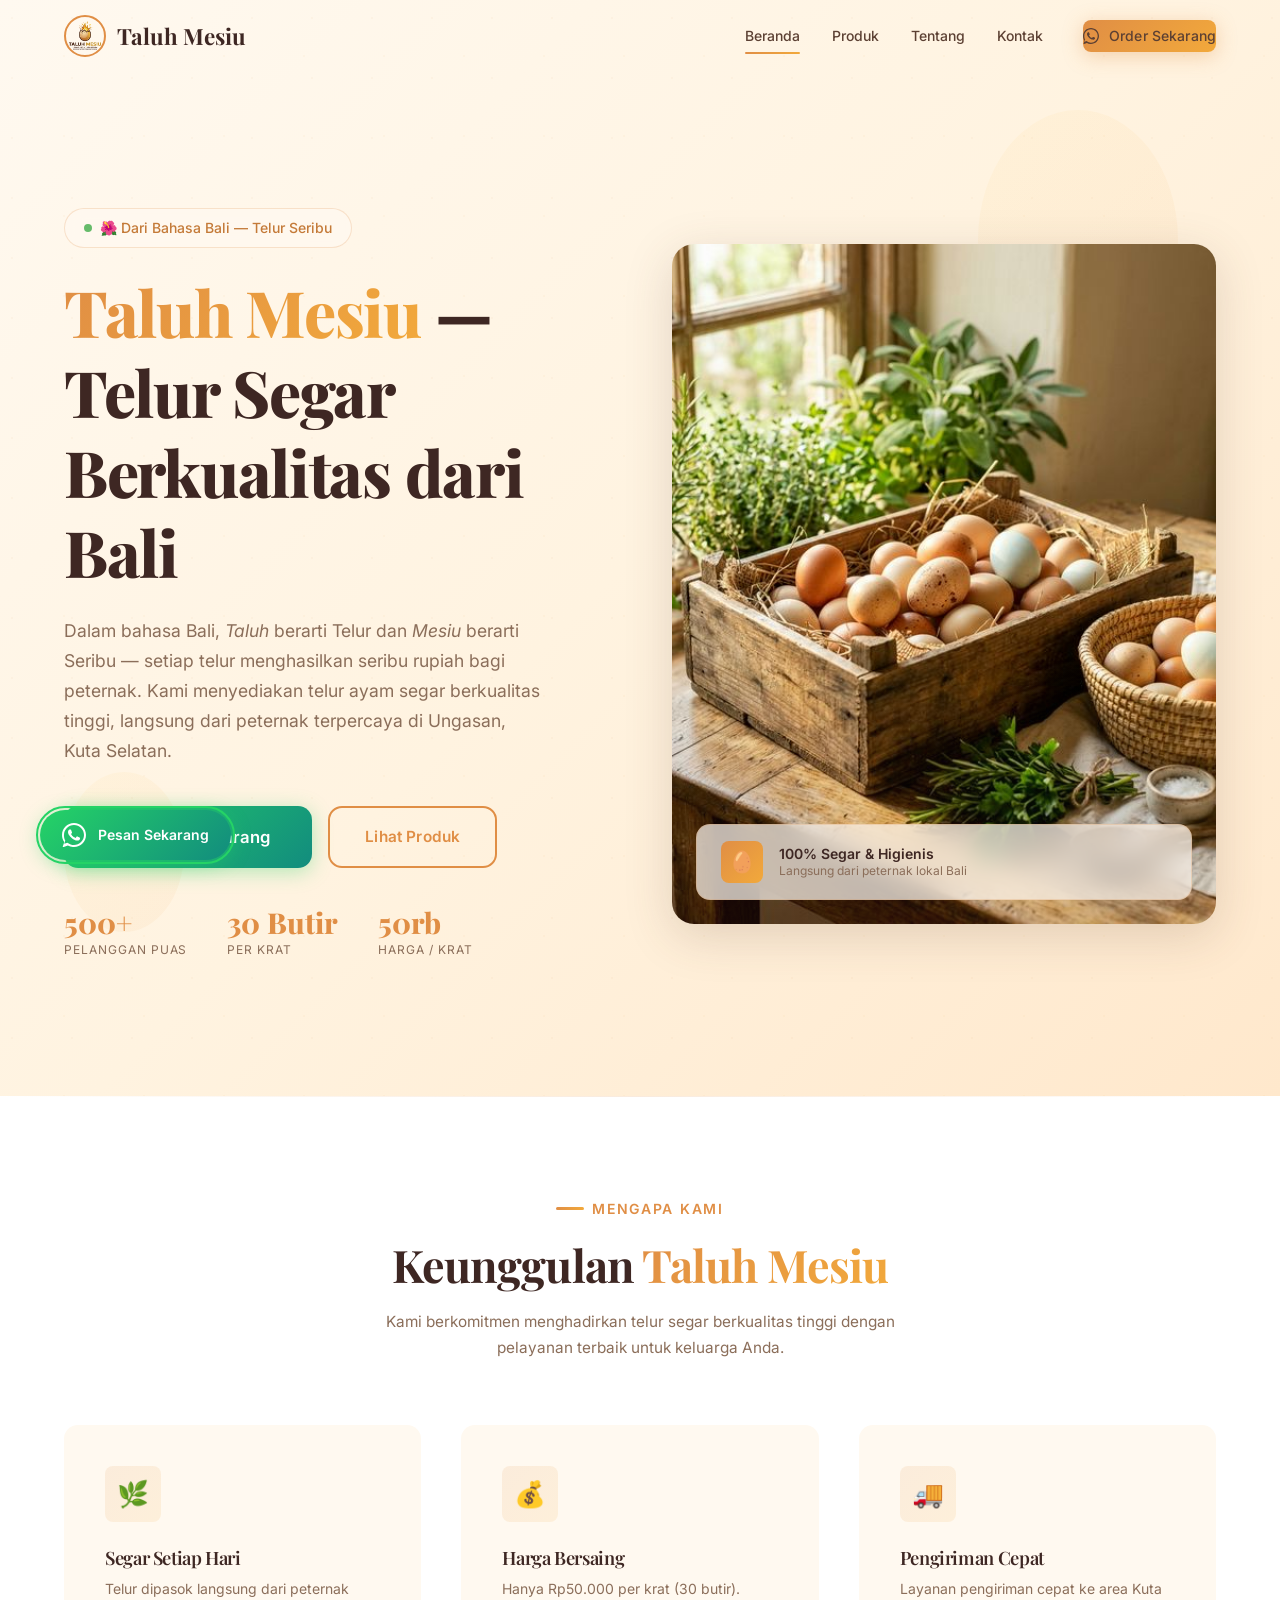
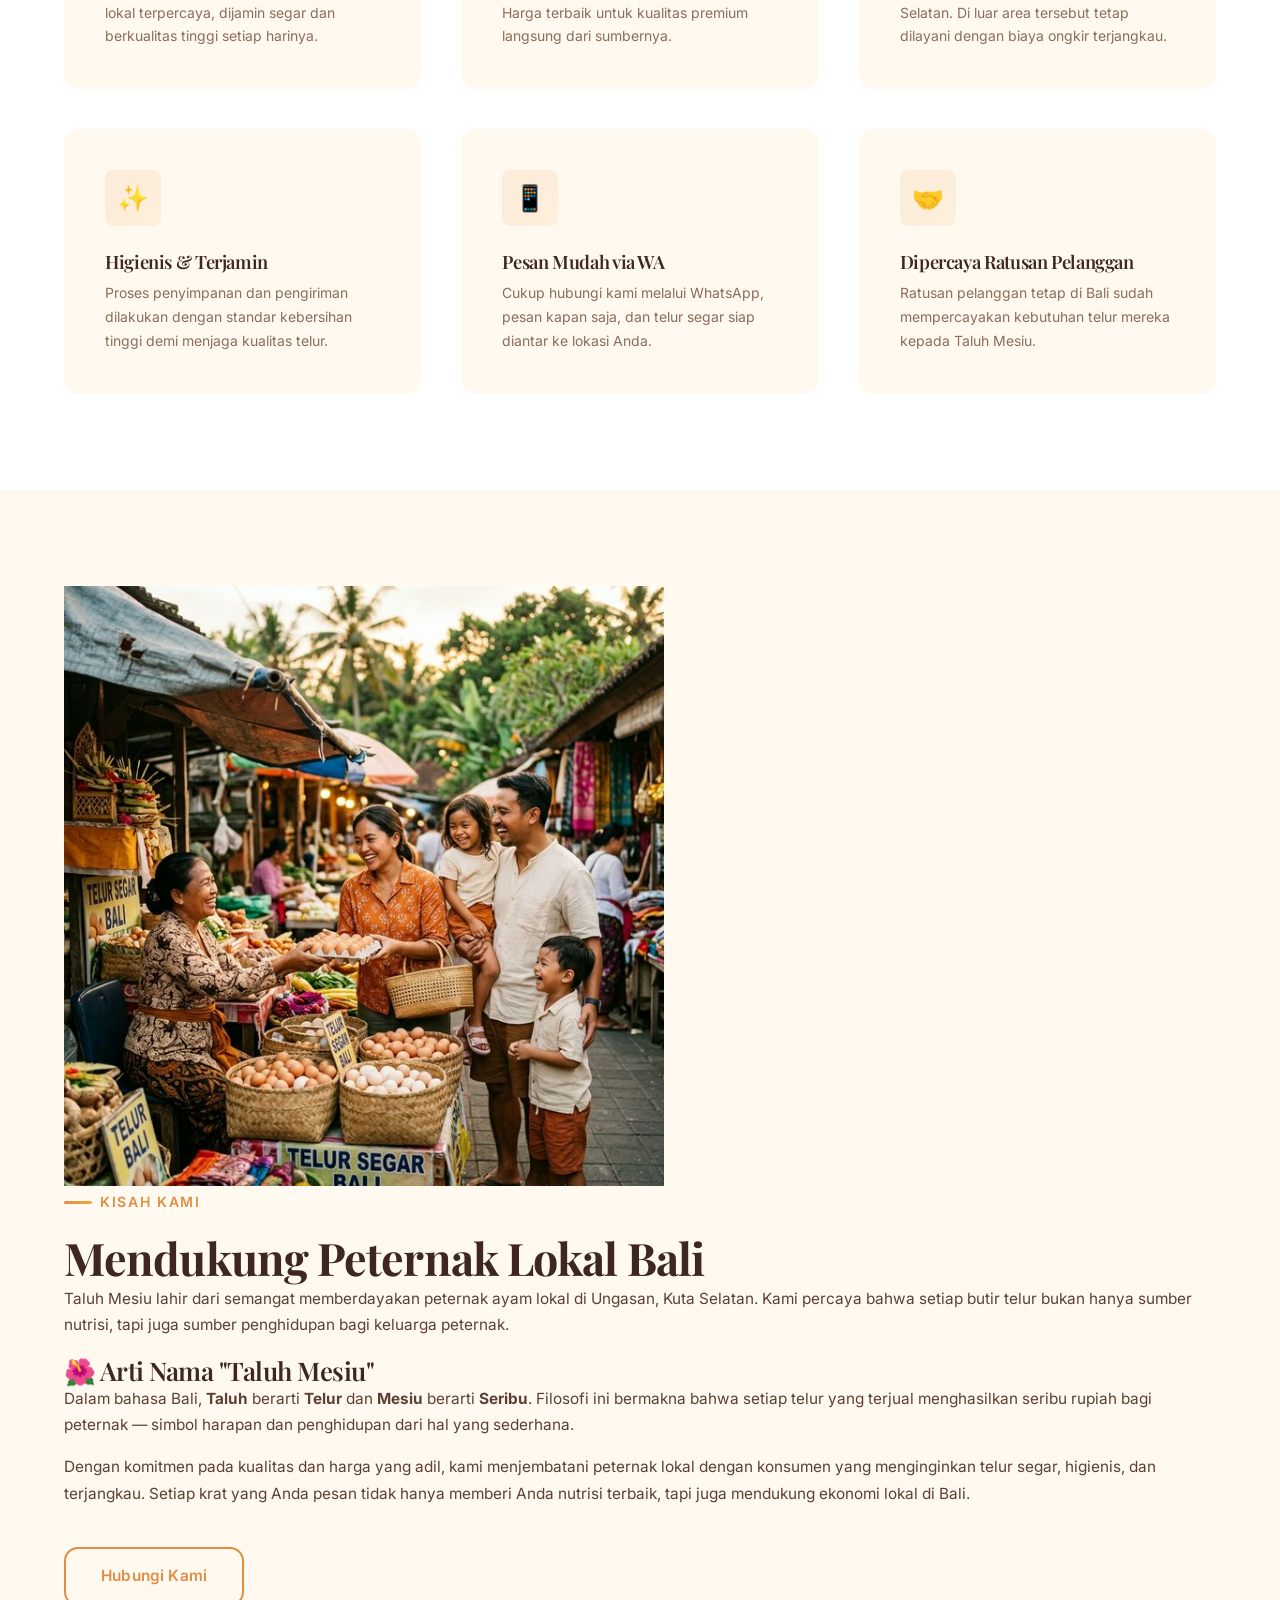
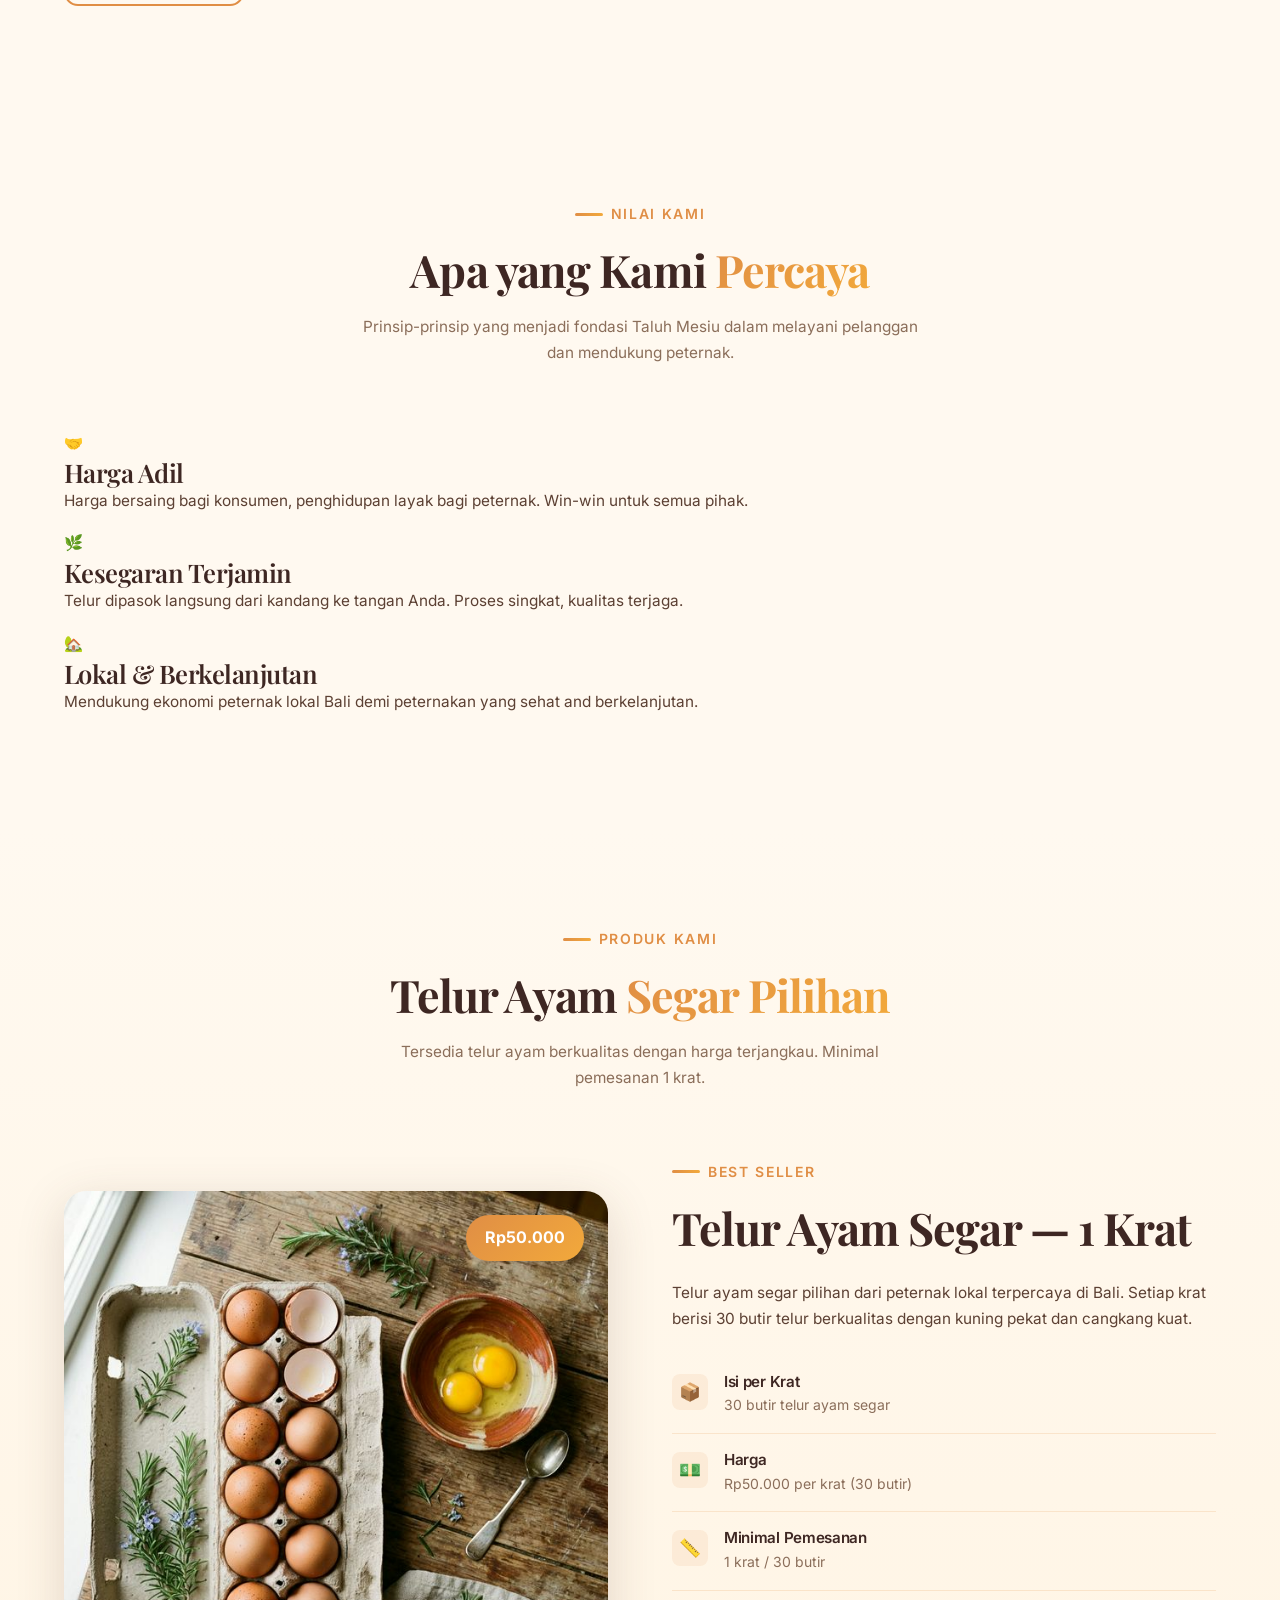
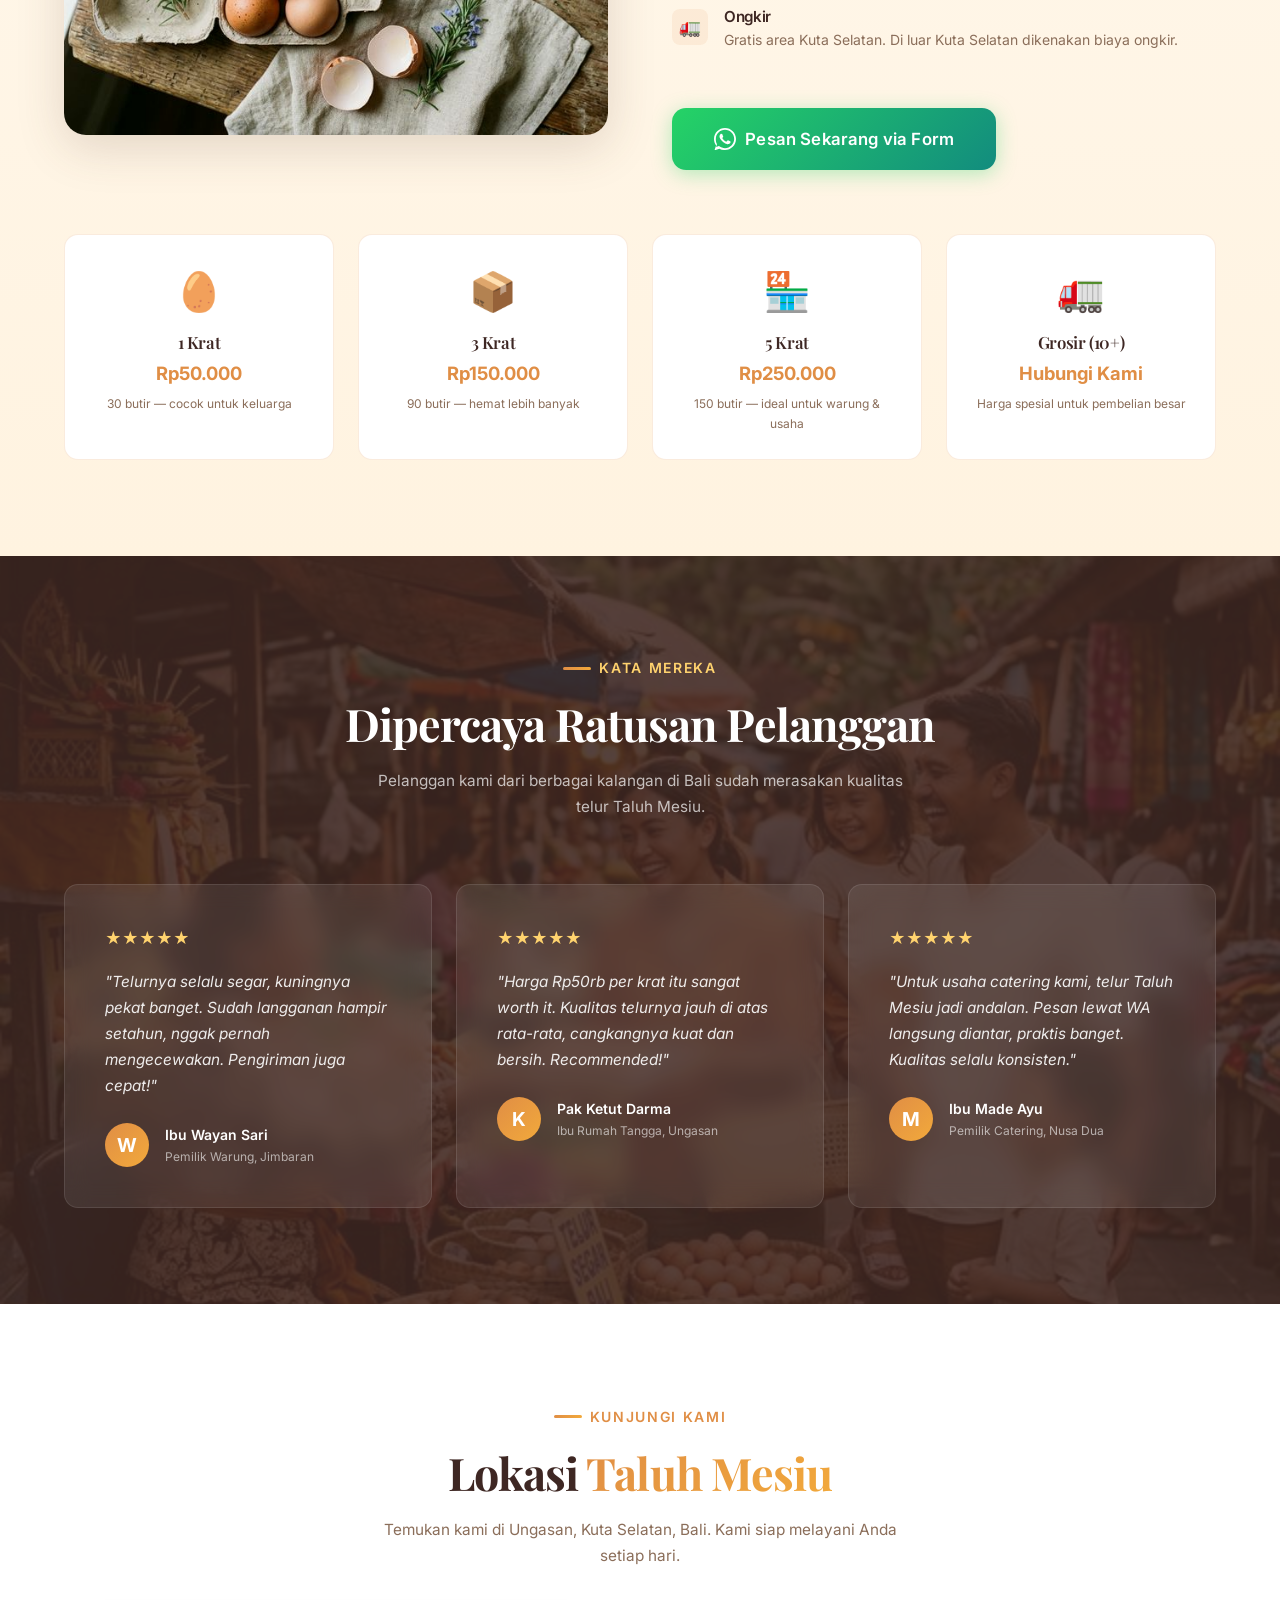
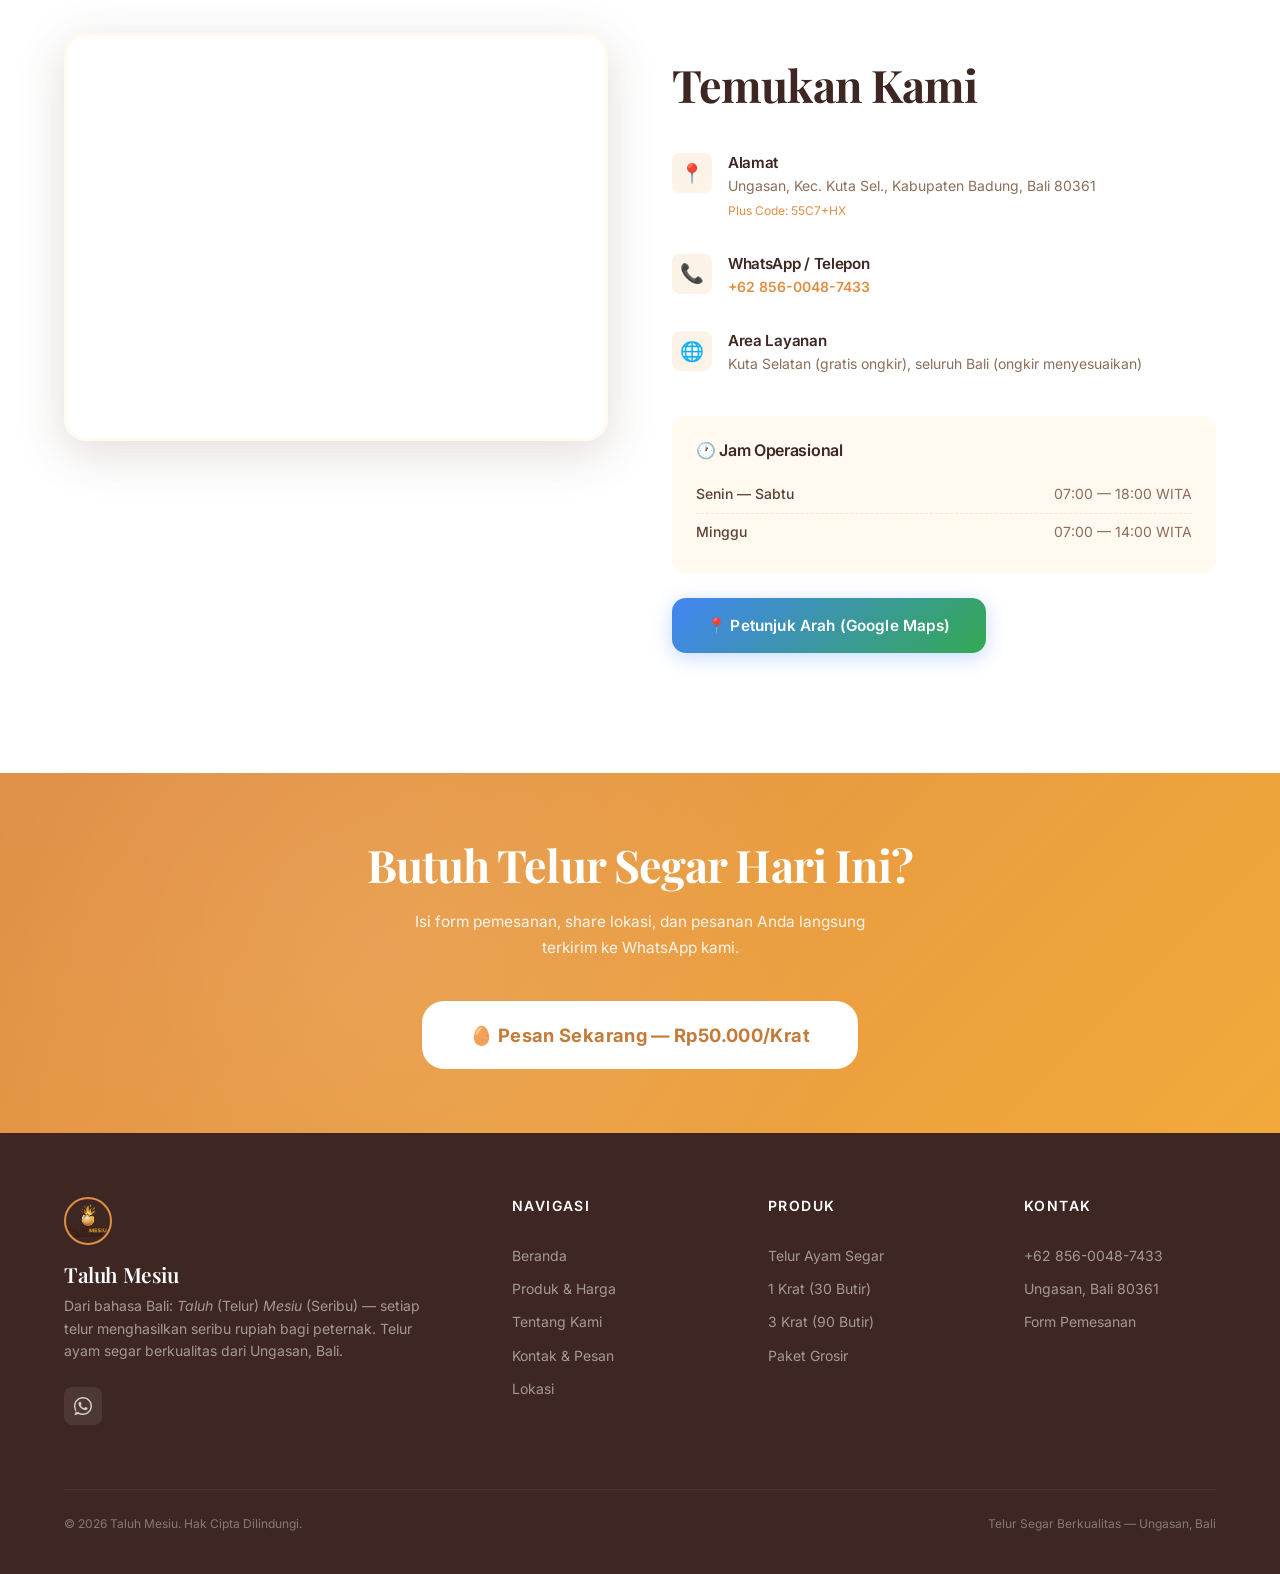
<file: index.html>
<!DOCTYPE html>
<html lang="id" dir="ltr">

<head>
    <!-- ===== Meta Core ===== -->
    <meta charset="UTF-8">
    <meta name="viewport" content="width=device-width, initial-scale=1.0">
    <meta http-equiv="X-UA-Compatible" content="IE=edge">

    <!-- ===== SEO Primary ===== -->
    <title>Taluh Mesiu — Telur Segar Berkualitas di Ungasan, Bali | Harga Grosir & Eceran</title>
    <meta name="description"
        content="Taluh Mesiu — dari bahasa Bali: Taluh (Telur) Mesiu (Seribu), setiap telur menghasilkan seribu rupiah bagi peternak. Telur ayam segar berkualitas di Ungasan, Kuta Selatan, Bali. 1 krat (30 butir) Rp50.000. Pesan via WhatsApp!">
    <meta name="keywords"
        content="telur segar Bali, telur ayam Ungasan, jual telur Kuta Selatan, telur grosir Badung, telur murah Bali, Taluh Mesiu, telur ayam negeri Bali, supplier telur Bali">
    <meta name="author" content="Taluh Mesiu">
    <meta name="robots" content="index, follow, max-image-preview:large, max-snippet:-1, max-video-preview:-1">
    <link rel="canonical" href="https://taluhmesiu.com/">

    <!-- ===== Open Graph (Social Media) ===== -->
    <meta property="og:type" content="website">
    <meta property="og:site_name" content="Taluh Mesiu">
    <meta property="og:title" content="Taluh Mesiu — Telur Segar Berkualitas di Ungasan, Bali">
    <meta property="og:description"
        content="Taluh Mesiu — Bahasa Bali: Telur Seribu. Setiap telur menghasilkan seribu rupiah bagi peternak. 1 krat (30 butir) Rp50.000. Pengiriman cepat area Kuta Selatan.">
    <meta property="og:image" content="https://taluhmesiu.com/public/webp/hero_eggs.png">
    <meta property="og:image:width" content="1200">
    <meta property="og:image:height" content="630">
    <meta property="og:url" content="https://taluhmesiu.com/">
    <meta property="og:locale" content="id_ID">

    <!-- ===== Twitter Card ===== -->
    <meta name="twitter:card" content="summary_large_image">
    <meta name="twitter:title" content="Taluh Mesiu — Telur Segar Berkualitas di Ungasan, Bali">
    <meta name="twitter:description"
        content="Telur ayam segar langsung dari peternak. 1 krat (30 butir) hanya Rp50.000.">
    <meta name="twitter:image" content="https://taluhmesiu.com/public/webp/hero_eggs.png">

    <!-- ===== Favicon ===== -->
    <link rel="icon" type="image/webp" href="public/webp/icon_web.webp">
    <link rel="apple-touch-icon" href="public/webp/icon_logo.webp">

    <!-- ===== Preload Critical Assets ===== -->
    <link rel="preconnect" href="https://fonts.googleapis.com">
    <link rel="preconnect" href="https://fonts.gstatic.com" crossorigin>
    <link rel="preload" href="public/webp/hero_eggs.png" as="image">

    <!-- ===== Google Fonts ===== -->
    <link
        href="https://fonts.googleapis.com/css2?family=Inter:wght@400;500;600;700&family=Playfair+Display:wght@600;700;800&display=swap"
        rel="stylesheet">

    <!-- ===== Stylesheet ===== -->
    <link rel="stylesheet" href="public/static/css/style.css">

    <!-- ===== Schema.org — LocalBusiness (JSON-LD) ===== -->
    <script type="application/ld+json">
  {
    "@context": "https://schema.org",
    "@type": "Store",
    "name": "Taluh Mesiu",
    "description": "Taluh Mesiu — dari bahasa Bali: Taluh (Telur) Mesiu (Seribu). Setiap telur menghasilkan seribu rupiah bagi peternak. Toko telur ayam segar berkualitas di Ungasan, Kuta Selatan, Bali.",
    "image": "https://taluhmesiu.com/public/webp/hero_eggs.png",
    "logo": "https://taluhmesiu.com/public/webp/icon_logo.webp",
    "url": "https://taluhmesiu.com",
    "telephone": "+6285600487433",
    "address": {
      "@type": "PostalAddress",
      "streetAddress": "Ungasan, Kec. Kuta Sel.",
      "addressLocality": "Kabupaten Badung",
      "addressRegion": "Bali",
      "postalCode": "80361",
      "addressCountry": "ID"
    },
    "geo": {
      "@type": "GeoCoordinates",
      "latitude": -8.828573070063971,
      "longitude": 115.16494412948704
    },
    "openingHoursSpecification": [
      {
        "@type": "OpeningHoursSpecification",
        "dayOfWeek": ["Monday","Tuesday","Wednesday","Thursday","Friday","Saturday"],
        "opens": "07:00",
        "closes": "18:00"
      },
      {
        "@type": "OpeningHoursSpecification",
        "dayOfWeek": "Sunday",
        "opens": "07:00",
        "closes": "14:00"
      }
    ],
    "hasMap": "hhttps://maps.app.goo.gl/1gYiYUXVwmw98LRW8",
    "priceRange": "Rp50.000/krat",
    "currenciesAccepted": "IDR",
    "paymentAccepted": "Cash, Transfer",
    "areaServed": {
      "@type": "Place",
      "name": "Kuta Selatan, Badung, Bali"
    },
    "sameAs": []
  }
  </script>

    <!-- ===== Schema.org — Product (JSON-LD) ===== -->
    <script type="application/ld+json">
  {
    "@context": "https://schema.org",
    "@type": "Product",
    "name": "Telur Ayam Segar — 1 Krat (30 Butir)",
    "description": "Telur ayam segar berkualitas tinggi dari peternak lokal Bali. Dijual per krat berisi 30 butir.",
    "image": "https://taluhmesiu.com/public/webp/product_eggs.png",
    "brand": {
      "@type": "Brand",
      "name": "Taluh Mesiu"
    },
    "offers": {
      "@type": "Offer",
      "price": "50000",
      "priceCurrency": "IDR",
      "availability": "https://schema.org/InStock",
      "seller": {
        "@type": "Organization",
        "name": "Taluh Mesiu"
      },
      "priceValidUntil": "2027-12-31"
    },
    "aggregateRating": {
      "@type": "AggregateRating",
      "ratingValue": "4.9",
      "reviewCount": "127"
    }
  }
  </script>

    <!-- ===== Schema.org — FAQ (JSON-LD) ===== -->
    <script type="application/ld+json">
  {
    "@context": "https://schema.org",
    "@type": "FAQPage",
    "mainEntity": [
      {
        "@type": "Question",
        "name": "Berapa harga 1 krat telur di Taluh Mesiu?",
        "acceptedAnswer": {
          "@type": "Answer",
          "text": "Harga 1 krat (30 butir) telur ayam segar di Taluh Mesiu adalah Rp50.000. Harga ini belum termasuk ongkir untuk pengiriman di luar area Kuta Selatan."
        }
      },
      {
        "@type": "Question",
        "name": "Berapa minimal pemesanan telur?",
        "acceptedAnswer": {
          "@type": "Answer",
          "text": "Minimal pemesanan di Taluh Mesiu adalah 1 krat, yaitu berisi 30 butir telur ayam segar."
        }
      },
      {
        "@type": "Question",
        "name": "Apakah Taluh Mesiu melayani pengiriman?",
        "acceptedAnswer": {
          "@type": "Answer",
          "text": "Ya, kami melayani pengiriman. Gratis ongkir untuk area Kuta Selatan. Untuk pengiriman di luar Kuta Selatan dikenakan biaya ongkir tambahan. Hubungi kami via WhatsApp untuk detail."
        }
      }
    ]
  }
  </script>
</head>

<body>

    <!-- ===== PRELOADER ===== -->
    <div class="preloader" id="preloader" aria-hidden="true">
        <div class="preloader-egg"></div>
        <p class="preloader-text">Taluh Mesiu</p>
    </div>

    <!-- ===== NAVIGATION ===== -->
    <nav class="navbar" id="navbar" aria-label="Navigasi utama">
        <div class="nav-inner">
            <a href="#beranda" class="nav-brand" aria-label="Taluh Mesiu - Halaman Utama">
                <img src="public/webp/icon_logo.webp" alt="Logo Taluh Mesiu — toko telur segar di Bali" width="42"
                    height="42" loading="eager">
                <span>Taluh Mesiu</span>
            </a>

            <div class="nav-links" id="nav-links" role="menubar">
                <a href="#beranda" class="active" role="menuitem">Beranda</a>
                <a href="#produk" role="menuitem">Produk</a>
                <a href="#tentang" role="menuitem">Tentang</a>
                <a href="public/template/contact_page.html" role="menuitem">Kontak</a>
                <a href="public/template/contact_page.html" class="btn btn-primary btn-sm nav-cta" role="menuitem">
                    <svg xmlns="http://www.w3.org/2000/svg" width="16" height="16" viewBox="0 0 24 24"
                        fill="currentColor" aria-hidden="true">
                        <path
                            d="M17.472 14.382c-.297-.149-1.758-.867-2.03-.967-.273-.099-.471-.148-.67.15-.197.297-.767.966-.94 1.164-.173.199-.347.223-.644.075-.297-.15-1.255-.463-2.39-1.475-.883-.788-1.48-1.761-1.653-2.059-.173-.297-.018-.458.13-.606.134-.133.298-.347.446-.52.149-.174.198-.298.298-.497.099-.198.05-.371-.025-.52-.075-.149-.669-1.612-.916-2.207-.242-.579-.487-.5-.669-.51-.173-.008-.371-.01-.57-.01-.198 0-.52.074-.792.372-.272.297-1.04 1.016-1.04 2.479 0 1.462 1.065 2.875 1.213 3.074.149.198 2.096 3.2 5.077 4.487.709.306 1.262.489 1.694.625.712.227 1.36.195 1.871.118.571-.085 1.758-.719 2.006-1.413.248-.694.248-1.289.173-1.413-.074-.124-.272-.198-.57-.347z" />
                        <path
                            d="M12 0C5.373 0 0 5.373 0 12c0 2.625.846 5.059 2.284 7.034L.789 23.492a.5.5 0 00.607.607l4.458-1.495A11.952 11.952 0 0012 24c6.627 0 12-5.373 12-12S18.627 0 12 0zm0 22c-2.317 0-4.458-.756-6.195-2.034l-.435-.33-3.1 1.04 1.04-3.1-.33-.435A9.963 9.963 0 012 12C2 6.477 6.477 2 12 2s10 4.477 10 10-4.477 10-10 10z" />
                    </svg>
                    Order Sekarang
                </a>
            </div>

            <button class="nav-toggle" id="nav-toggle" aria-label="Toggle menu navigasi" aria-expanded="false">
                <span></span><span></span><span></span>
            </button>
        </div>
    </nav>

    <main>
        <!-- ===== HERO SECTION ===== -->
        <section class="hero section-padding" id="beranda" aria-labelledby="hero-heading">
            <div class="hero-bg-pattern" aria-hidden="true"></div>
            <div class="hero-floating-egg" aria-hidden="true"></div>
            <div class="hero-floating-egg" aria-hidden="true"></div>
            <div class="hero-floating-egg" aria-hidden="true"></div>

            <div class="container">
                <div class="hero-content">
                    <div class="hero-badge">
                        <span class="badge-dot" aria-hidden="true"></span>
                        🌺 Dari Bahasa Bali — Telur Seribu
                    </div>

                    <h1 id="hero-heading"><span class="text-gradient">Taluh Mesiu</span> — Telur Segar Berkualitas dari
                        Bali</h1>

                    <p class="hero-desc">Dalam bahasa Bali, <em>Taluh</em> berarti Telur dan <em>Mesiu</em> berarti
                        Seribu — setiap telur menghasilkan seribu rupiah bagi peternak. Kami menyediakan telur ayam
                        segar berkualitas tinggi, langsung dari peternak terpercaya di Ungasan, Kuta Selatan.</p>

                    <div class="hero-actions">
                        <a href="public/template/contact_page.html" class="btn btn-wa" id="cta-hero-wa">
                            <svg xmlns="http://www.w3.org/2000/svg" viewBox="0 0 24 24" fill="currentColor"
                                aria-hidden="true">
                                <path
                                    d="M17.472 14.382c-.297-.149-1.758-.867-2.03-.967-.273-.099-.471-.148-.67.15-.197.297-.767.966-.94 1.164-.173.199-.347.223-.644.075-.297-.15-1.255-.463-2.39-1.475-.883-.788-1.48-1.761-1.653-2.059-.173-.297-.018-.458.13-.606.134-.133.298-.347.446-.52.149-.174.198-.298.298-.497.099-.198.05-.371-.025-.52-.075-.149-.669-1.612-.916-2.207-.242-.579-.487-.5-.669-.51-.173-.008-.371-.01-.57-.01-.198 0-.52.074-.792.372-.272.297-1.04 1.016-1.04 2.479 0 1.462 1.065 2.875 1.213 3.074.149.198 2.096 3.2 5.077 4.487.709.306 1.262.489 1.694.625.712.227 1.36.195 1.871.118.571-.085 1.758-.719 2.006-1.413.248-.694.248-1.289.173-1.413-.074-.124-.272-.198-.57-.347z" />
                                <path
                                    d="M12 0C5.373 0 0 5.373 0 12c0 2.625.846 5.059 2.284 7.034L.789 23.492a.5.5 0 00.607.607l4.458-1.495A11.952 11.952 0 0012 24c6.627 0 12-5.373 12-12S18.627 0 12 0zm0 22c-2.317 0-4.458-.756-6.195-2.034l-.435-.33-3.1 1.04 1.04-3.1-.33-.435A9.963 9.963 0 012 12C2 6.477 6.477 2 12 2s10 4.477 10 10-4.477 10-10 10z" />
                            </svg>
                            Pesan Sekarang
                        </a>
                        <a href="#produk" class="btn btn-outline" id="cta-hero-product">Lihat Produk</a>
                    </div>

                    <div class="hero-stats">
                        <div class="hero-stat">
                            <div class="stat-number" data-count="500" data-suffix="+">0</div>
                            <div class="stat-label">Pelanggan Puas</div>
                        </div>
                        <div class="hero-stat">
                            <div class="stat-number" data-count="30" data-suffix=" Butir">0</div>
                            <div class="stat-label">Per Krat</div>
                        </div>
                        <div class="hero-stat">
                            <div class="stat-number" data-count="50" data-suffix="rb">0</div>
                            <div class="stat-label">Harga / Krat</div>
                        </div>
                    </div>
                </div>

                <div class="hero-visual">
                    <div class="hero-img-wrapper">
                        <img src="public/webp/hero_eggs.png"
                            alt="Telur ayam segar berkualitas tinggi dalam peti kayu tradisional — Taluh Mesiu Bali"
                            width="600" height="750" loading="eager" fetchpriority="high">
                        <div class="hero-img-badge">
                            <div class="badge-icon" aria-hidden="true">🥚</div>
                            <div class="badge-text">
                                100% Segar & Higienis
                                <small>Langsung dari peternak lokal Bali</small>
                            </div>
                        </div>
                    </div>
                </div>
            </div>
        </section>

        <!-- ===== KEUNGGULAN / FEATURES ===== -->
        <section class="features section-padding" id="keunggulan" aria-labelledby="features-heading">
            <div class="container">
                <div class="section-header reveal">
                    <span class="section-label">Mengapa Kami</span>
                    <h2 id="features-heading">Keunggulan <span class="text-gradient">Taluh Mesiu</span></h2>
                    <p>Kami berkomitmen menghadirkan telur segar berkualitas tinggi dengan pelayanan terbaik untuk
                        keluarga Anda.</p>
                </div>

                <div class="features-grid">
                    <article class="feature-card reveal reveal-delay-1" id="feature-fresh">
                        <div class="feature-icon" aria-hidden="true">🌿</div>
                        <h3>Segar Setiap Hari</h3>
                        <p>Telur dipasok langsung dari peternak lokal terpercaya, dijamin segar dan berkualitas tinggi
                            setiap harinya.</p>
                    </article>

                    <article class="feature-card reveal reveal-delay-2" id="feature-price">
                        <div class="feature-icon" aria-hidden="true">💰</div>
                        <h3>Harga Bersaing</h3>
                        <p>Hanya Rp50.000 per krat (30 butir). Harga terbaik untuk kualitas premium langsung dari
                            sumbernya.</p>
                    </article>

                    <article class="feature-card reveal reveal-delay-3" id="feature-delivery">
                        <div class="feature-icon" aria-hidden="true">🚚</div>
                        <h3>Pengiriman Cepat</h3>
                        <p>Layanan pengiriman cepat ke area Kuta Selatan. Di luar area tersebut tetap dilayani dengan
                            biaya ongkir terjangkau.</p>
                    </article>

                    <article class="feature-card reveal reveal-delay-4" id="feature-hygiene">
                        <div class="feature-icon" aria-hidden="true">✨</div>
                        <h3>Higienis & Terjamin</h3>
                        <p>Proses penyimpanan dan pengiriman dilakukan dengan standar kebersihan tinggi demi menjaga
                            kualitas telur.</p>
                    </article>

                    <article class="feature-card reveal reveal-delay-1" id="feature-order">
                        <div class="feature-icon" aria-hidden="true">📱</div>
                        <h3>Pesan Mudah via WA</h3>
                        <p>Cukup hubungi kami melalui WhatsApp, pesan kapan saja, dan telur segar siap diantar ke lokasi
                            Anda.</p>
                    </article>

                    <article class="feature-card reveal reveal-delay-2" id="feature-trust">
                        <div class="feature-icon" aria-hidden="true">🤝</div>
                        <h3>Dipercaya Ratusan Pelanggan</h3>
                        <p>Ratusan pelanggan tetap di Bali sudah mempercayakan kebutuhan telur mereka kepada Taluh
                            Mesiu.</p>
                    </article>
                </div>
            </div>
        </section>

        <!-- ===== TENTANG / ABOUT ===== -->
        <section class="story-section section-padding" id="tentang" aria-labelledby="story-heading">
            <div class="container">
                <div class="story-grid">
                    <div class="story-image reveal">
                        <img src="public/webp/testimonial_bg.png"
                            alt="Suasana pasar tradisional Bali — keluarga membeli telur segar dari penjual lokal"
                            width="600" height="750" loading="lazy">
                    </div>

                    <div class="story-content reveal">
                        <span class="section-label">Kisah Kami</span>
                        <h2 id="story-heading">Mendukung Peternak Lokal Bali</h2>
                        <p>Taluh Mesiu lahir dari semangat memberdayakan peternak ayam lokal di Ungasan, Kuta Selatan.
                            Kami percaya bahwa setiap butir telur bukan hanya sumber nutrisi, tapi juga sumber
                            penghidupan bagi keluarga peternak.</p>

                        <div class="meaning-card">
                            <h3>🌺 Arti Nama "Taluh Mesiu"</h3>
                            <p>Dalam bahasa Bali, <strong>Taluh</strong> berarti <strong>Telur</strong> dan
                                <strong>Mesiu</strong> berarti <strong>Seribu</strong>. Filosofi ini bermakna bahwa
                                setiap telur yang terjual menghasilkan seribu rupiah bagi peternak — simbol harapan dan
                                penghidupan dari hal yang sederhana.
                            </p>
                        </div>

                        <p>Dengan komitmen pada kualitas dan harga yang adil, kami menjembatani peternak lokal dengan
                            konsumen yang menginginkan telur segar, higienis, dan terjangkau. Setiap krat yang Anda
                            pesan tidak hanya memberi Anda nutrisi terbaik, tapi juga mendukung ekonomi lokal di Bali.
                        </p>

                        <a href="public/template/contact_page.html" class="btn btn-outline"
                            style="margin-top:var(--sp-md);">Hubungi
                            Kami</a>
                    </div>
                </div>
            </div>
        </section>

        <!-- Values Section -->
        <section class="section-padding" style="background:var(--clr-bg);" aria-labelledby="values-heading">
            <div class="container">
                <div class="section-header reveal">
                    <span class="section-label">Nilai Kami</span>
                    <h2 id="values-heading">Apa yang Kami <span class="text-gradient">Percaya</span></h2>
                    <p>Prinsip-prinsip yang menjadi fondasi Taluh Mesiu dalam melayani pelanggan dan mendukung peternak.
                    </p>
                </div>

                <div class="values-grid">
                    <article class="value-card reveal reveal-delay-1">
                        <div class="value-icon" aria-hidden="true">🤝</div>
                        <h3>Harga Adil</h3>
                        <p>Harga bersaing bagi konsumen, penghidupan layak bagi peternak. Win-win untuk semua pihak.</p>
                    </article>

                    <article class="value-card reveal reveal-delay-2">
                        <div class="value-icon" aria-hidden="true">🌿</div>
                        <h3>Kesegaran Terjamin</h3>
                        <p>Telur dipasok langsung dari kandang ke tangan Anda. Proses singkat, kualitas terjaga.</p>
                    </article>

                    <article class="value-card reveal reveal-delay-3">
                        <div class="value-icon" aria-hidden="true">🏡</div>
                        <h3>Lokal & Berkelanjutan</h3>
                        <p>Mendukung ekonomi peternak lokal Bali demi peternakan yang sehat and berkelanjutan.</p>
                    </article>
                </div>
            </div>
        </section>

        <!-- ===== PRODUK / PRODUCT ===== -->
        <section class="products section-padding" id="produk" aria-labelledby="produk-heading">
            <div class="container">
                <div class="section-header reveal">
                    <span class="section-label">Produk Kami</span>
                    <h2 id="produk-heading">Telur Ayam <span class="text-gradient">Segar Pilihan</span></h2>
                    <p>Tersedia telur ayam berkualitas dengan harga terjangkau. Minimal pemesanan 1 krat.</p>
                </div>

                <div class="product-showcase">
                    <div class="product-image reveal">
                        <img src="public/webp/product_eggs.png"
                            alt="Telur ayam segar dalam kemasan krat — tampak atas menunjukkan kualitas kuning telur pekat dan segar"
                            width="600" height="600" loading="lazy">
                        <div class="price-tag" aria-label="Harga Rp50.000 per krat">Rp50.000</div>
                    </div>

                    <div class="product-details reveal">
                        <span class="section-label">Best Seller</span>
                        <h2>Telur Ayam Segar — 1 Krat</h2>
                        <p>Telur ayam segar pilihan dari peternak lokal terpercaya di Bali. Setiap krat berisi 30 butir
                            telur berkualitas dengan kuning pekat dan cangkang kuat.</p>

                        <div class="product-info-list">
                            <div class="product-info-item">
                                <div class="info-icon" aria-hidden="true">📦</div>
                                <div class="info-text">
                                    <h3>Isi per Krat</h3>
                                    <p>30 butir telur ayam segar</p>
                                </div>
                            </div>
                            <div class="product-info-item">
                                <div class="info-icon" aria-hidden="true">💵</div>
                                <div class="info-text">
                                    <h3>Harga</h3>
                                    <p>Rp50.000 per krat (30 butir)</p>
                                </div>
                            </div>
                            <div class="product-info-item">
                                <div class="info-icon" aria-hidden="true">📏</div>
                                <div class="info-text">
                                    <h3>Minimal Pemesanan</h3>
                                    <p>1 krat / 30 butir</p>
                                </div>
                            </div>
                            <div class="product-info-item">
                                <div class="info-icon" aria-hidden="true">🚛</div>
                                <div class="info-text">
                                    <h3>Ongkir</h3>
                                    <p>Gratis area Kuta Selatan. Di luar Kuta Selatan dikenakan biaya ongkir.</p>
                                </div>
                            </div>
                        </div>

                        <a href="public/template/contact_page.html" class="btn btn-wa" id="cta-product-wa">
                            <svg xmlns="http://www.w3.org/2000/svg" viewBox="0 0 24 24" fill="currentColor"
                                aria-hidden="true">
                                <path
                                    d="M17.472 14.382c-.297-.149-1.758-.867-2.03-.967-.273-.099-.471-.148-.67.15-.197.297-.767.966-.94 1.164-.173.199-.347.223-.644.075-.297-.15-1.255-.463-2.39-1.475-.883-.788-1.48-1.761-1.653-2.059-.173-.297-.018-.458.13-.606.134-.133.298-.347.446-.52.149-.174.198-.298.298-.497.099-.198.05-.371-.025-.52-.075-.149-.669-1.612-.916-2.207-.242-.579-.487-.5-.669-.51-.173-.008-.371-.01-.57-.01-.198 0-.52.074-.792.372-.272.297-1.04 1.016-1.04 2.479 0 1.462 1.065 2.875 1.213 3.074.149.198 2.096 3.2 5.077 4.487.709.306 1.262.489 1.694.625.712.227 1.36.195 1.871.118.571-.085 1.758-.719 2.006-1.413.248-.694.248-1.289.173-1.413-.074-.124-.272-.198-.57-.347z" />
                                <path
                                    d="M12 0C5.373 0 0 5.373 0 12c0 2.625.846 5.059 2.284 7.034L.789 23.492a.5.5 0 00.607.607l4.458-1.495A11.952 11.952 0 0012 24c6.627 0 12-5.373 12-12S18.627 0 12 0zm0 22c-2.317 0-4.458-.756-6.195-2.034l-.435-.33-3.1 1.04 1.04-3.1-.33-.435A9.963 9.963 0 012 12C2 6.477 6.477 2 12 2s10 4.477 10 10-4.477 10-10 10z" />
                            </svg>
                            Pesan Sekarang via Form
                        </a>
                    </div>
                </div>

                <!-- Variant Cards -->
                <div class="product-variants">
                    <article class="variant-card reveal reveal-delay-1" id="variant-1krat">
                        <div class="variant-emoji" aria-hidden="true">🥚</div>
                        <h3>1 Krat</h3>
                        <div class="variant-price">Rp50.000</div>
                        <p class="variant-desc">30 butir — cocok untuk keluarga</p>
                    </article>
                    <article class="variant-card reveal reveal-delay-2" id="variant-3krat">
                        <div class="variant-emoji" aria-hidden="true">📦</div>
                        <h3>3 Krat</h3>
                        <div class="variant-price">Rp150.000</div>
                        <p class="variant-desc">90 butir — hemat lebih banyak</p>
                    </article>
                    <article class="variant-card reveal reveal-delay-3" id="variant-5krat">
                        <div class="variant-emoji" aria-hidden="true">🏪</div>
                        <h3>5 Krat</h3>
                        <div class="variant-price">Rp250.000</div>
                        <p class="variant-desc">150 butir — ideal untuk warung & usaha</p>
                    </article>
                    <article class="variant-card reveal reveal-delay-4" id="variant-grosir">
                        <div class="variant-emoji" aria-hidden="true">🚛</div>
                        <h3>Grosir (10+)</h3>
                        <div class="variant-price">Hubungi Kami</div>
                        <p class="variant-desc">Harga spesial untuk pembelian besar</p>
                    </article>
                </div>
            </div>
        </section>

        <!-- ===== TESTIMONI ===== -->
        <section class="testimonials section-padding" id="testimoni" aria-labelledby="testimoni-heading">
            <div class="container">
                <div class="section-header reveal">
                    <span class="section-label">Kata Mereka</span>
                    <h2 id="testimoni-heading">Dipercaya Ratusan Pelanggan</h2>
                    <p>Pelanggan kami dari berbagai kalangan di Bali sudah merasakan kualitas telur Taluh Mesiu.</p>
                </div>

                <div class="testimonial-grid">
                    <article class="testimonial-card reveal reveal-delay-1" id="testimoni-1">
                        <div class="testimonial-stars" aria-label="Rating 5 dari 5 bintang">★★★★★</div>
                        <blockquote>"Telurnya selalu segar, kuningnya pekat banget. Sudah langganan hampir setahun,
                            nggak pernah mengecewakan. Pengiriman juga cepat!"</blockquote>
                        <div class="testimonial-author">
                            <div class="testimonial-avatar" aria-hidden="true">W</div>
                            <div class="testimonial-author-info">
                                <div class="author-name">Ibu Wayan Sari</div>
                                <div class="author-role">Pemilik Warung, Jimbaran</div>
                            </div>
                        </div>
                    </article>

                    <article class="testimonial-card reveal reveal-delay-2" id="testimoni-2">
                        <div class="testimonial-stars" aria-label="Rating 5 dari 5 bintang">★★★★★</div>
                        <blockquote>"Harga Rp50rb per krat itu sangat worth it. Kualitas telurnya jauh di atas
                            rata-rata, cangkangnya kuat dan bersih. Recommended!"</blockquote>
                        <div class="testimonial-author">
                            <div class="testimonial-avatar" aria-hidden="true">K</div>
                            <div class="testimonial-author-info">
                                <div class="author-name">Pak Ketut Darma</div>
                                <div class="author-role">Ibu Rumah Tangga, Ungasan</div>
                            </div>
                        </div>
                    </article>

                    <article class="testimonial-card reveal reveal-delay-3" id="testimoni-3">
                        <div class="testimonial-stars" aria-label="Rating 5 dari 5 bintang">★★★★★</div>
                        <blockquote>"Untuk usaha catering kami, telur Taluh Mesiu jadi andalan. Pesan lewat WA langsung
                            diantar, praktis banget. Kualitas selalu konsisten."</blockquote>
                        <div class="testimonial-author">
                            <div class="testimonial-avatar" aria-hidden="true">M</div>
                            <div class="testimonial-author-info">
                                <div class="author-name">Ibu Made Ayu</div>
                                <div class="author-role">Pemilik Catering, Nusa Dua</div>
                            </div>
                        </div>
                    </article>
                </div>
            </div>
        </section>

        <!-- ===== LOKASI & GOOGLE MAPS ===== -->
        <section class="location section-padding" id="lokasi" aria-labelledby="lokasi-heading">
            <div class="container">
                <div class="section-header reveal">
                    <span class="section-label">Kunjungi Kami</span>
                    <h2 id="lokasi-heading">Lokasi <span class="text-gradient">Taluh Mesiu</span></h2>
                    <p>Temukan kami di Ungasan, Kuta Selatan, Bali. Kami siap melayani Anda setiap hari.</p>
                </div>

                <div class="location-grid">
                    <div class="map-wrapper reveal" id="google-maps-embed">
                        <iframe
                            src="https://maps.google.com/maps?q=-8.828573070063971,115.16494412948704&z=17&ie=UTF8&iwloc=B&output=embed"
                            width="600" height="450" style="border:0;" allowfullscreen="" loading="lazy"
                            referrerpolicy="no-referrer-when-downgrade"
                            title="Lokasi Taluh Mesiu di Google Maps — Ungasan, Kuta Selatan, Bali">
                        </iframe>
                    </div>

                    <div class="location-info reveal">
                        <h2>Temukan Kami</h2>

                        <div class="location-detail">
                            <div class="loc-icon" aria-hidden="true">📍</div>
                            <div class="loc-text">
                                <h3>Alamat</h3>
                                <p>Ungasan, Kec. Kuta Sel., Kabupaten Badung, Bali 80361</p>
                                <p
                                    style="font-size:var(--fs-xs);color:var(--clr-primary);margin-top:0.2rem;margin-bottom:0;">
                                    Plus Code: 55C7+HX</p>
                            </div>
                        </div>

                        <div class="location-detail">
                            <div class="loc-icon" aria-hidden="true">📞</div>
                            <div class="loc-text">
                                <h3>WhatsApp / Telepon</h3>
                                <p><a href="https://wa.me/6285600487433" target="_blank" rel="noopener noreferrer"
                                        style="color:var(--clr-primary);font-weight:600;">+62 856-0048-7433</a></p>
                            </div>
                        </div>

                        <div class="location-detail">
                            <div class="loc-icon" aria-hidden="true">🌐</div>
                            <div class="loc-text">
                                <h3>Area Layanan</h3>
                                <p>Kuta Selatan (gratis ongkir), seluruh Bali (ongkir menyesuaikan)</p>
                            </div>
                        </div>

                        <div class="location-hours">
                            <h3>🕐 Jam Operasional</h3>
                            <div class="hours-row">
                                <span class="day">Senin — Sabtu</span>
                                <span class="time">07:00 — 18:00 WITA</span>
                            </div>
                            <div class="hours-row">
                                <span class="day">Minggu</span>
                                <span class="time">07:00 — 14:00 WITA</span>
                            </div>
                        </div>

                        <div style="margin-top:var(--sp-md);">
                            <a href="hhttps://maps.app.goo.gl/1gYiYUXVwmw98LRW8" class="btn btn-maps" target="_blank"
                                rel="noopener noreferrer" id="cta-directions">
                                📍 Petunjuk Arah (Google Maps)
                            </a>
                        </div>
                    </div>
                </div>
            </div>
        </section>

        <!-- ===== CTA BANNER ===== -->
        <section class="cta-banner" id="cta-order" aria-labelledby="cta-heading">
            <div class="container reveal">
                <h2 id="cta-heading">Butuh Telur Segar Hari Ini?</h2>
                <p>Isi form pemesanan, share lokasi, dan pesanan Anda langsung terkirim ke WhatsApp kami.
                </p>
                <a href="public/template/contact_page.html" class="btn btn-lg" id="cta-banner-wa">
                    🥚 Pesan Sekarang — Rp50.000/Krat
                </a>
            </div>
        </section>
    </main>

    <!-- ===== FOOTER ===== -->
    <footer class="footer" id="footer" role="contentinfo">
        <div class="container">
            <div class="footer-grid">
                <div class="footer-brand">
                    <img src="public/webp/icon_logo.webp" alt="Logo Taluh Mesiu" width="48" height="48" loading="lazy">
                    <h3>Taluh Mesiu</h3>
                    <p>Dari bahasa Bali: <em>Taluh</em> (Telur) <em>Mesiu</em> (Seribu) — setiap telur menghasilkan
                        seribu rupiah bagi peternak. Telur ayam segar berkualitas dari Ungasan, Bali.</p>
                    <div class="footer-social">
                        <a href="https://wa.me/6285600487433" target="_blank" rel="noopener noreferrer"
                            aria-label="WhatsApp Taluh Mesiu" title="WhatsApp">
                            <svg xmlns="http://www.w3.org/2000/svg" width="18" height="18" viewBox="0 0 24 24"
                                fill="currentColor">
                                <path
                                    d="M17.472 14.382c-.297-.149-1.758-.867-2.03-.967-.273-.099-.471-.148-.67.15-.197.297-.767.966-.94 1.164-.173.199-.347.223-.644.075-.297-.15-1.255-.463-2.39-1.475-.883-.788-1.48-1.761-1.653-2.059-.173-.297-.018-.458.13-.606.134-.133.298-.347.446-.52.149-.174.198-.298.298-.497.099-.198.05-.371-.025-.52-.075-.149-.669-1.612-.916-2.207-.242-.579-.487-.5-.669-.51-.173-.008-.371-.01-.57-.01-.198 0-.52.074-.792.372-.272.297-1.04 1.016-1.04 2.479 0 1.462 1.065 2.875 1.213 3.074.149.198 2.096 3.2 5.077 4.487.709.306 1.262.489 1.694.625.712.227 1.36.195 1.871.118.571-.085 1.758-.719 2.006-1.413.248-.694.248-1.289.173-1.413-.074-.124-.272-.198-.57-.347z" />
                                <path
                                    d="M12 0C5.373 0 0 5.373 0 12c0 2.625.846 5.059 2.284 7.034L.789 23.492a.5.5 0 00.607.607l4.458-1.495A11.952 11.952 0 0012 24c6.627 0 12-5.373 12-12S18.627 0 12 0zm0 22c-2.317 0-4.458-.756-6.195-2.034l-.435-.33-3.1 1.04 1.04-3.1-.33-.435A9.963 9.963 0 012 12C2 6.477 6.477 2 12 2s10 4.477 10 10-4.477 10-10 10z" />
                            </svg>
                        </a>
                    </div>
                </div>

                <div class="footer-col">
                    <h4>Navigasi</h4>
                    <a href="#beranda">Beranda</a>
                    <a href="#produk">Produk &amp; Harga</a>
                    <a href="#tentang">Tentang Kami</a>
                    <a href="public/template/contact_page.html">Kontak &amp; Pesan</a>
                    <a href="#lokasi">Lokasi</a>
                </div>

                <div class="footer-col">
                    <h4>Produk</h4>
                    <a href="#produk">Telur Ayam Segar</a>
                    <a href="#variant-1krat">1 Krat (30 Butir)</a>
                    <a href="#variant-3krat">3 Krat (90 Butir)</a>
                    <a href="#variant-grosir">Paket Grosir</a>
                </div>

                <div class="footer-col">
                    <h4>Kontak</h4>
                    <a href="https://wa.me/6285600487433" target="_blank" rel="noopener noreferrer">+62
                        856-0048-7433</a>
                    <a href="https://maps.app.goo.gl/1gYiYUXVwmw98LRW8" target="_blank"
                        rel="noopener noreferrer">Ungasan, Bali 80361</a>
                    <a href="public/template/contact_page.html">Form Pemesanan</a>
                </div>
            </div>

            <div class="footer-bottom">
                <span>&copy; <span id="current-year">2026</span> Taluh Mesiu. Hak Cipta Dilindungi.</span>
                <span>Telur Segar Berkualitas — Ungasan, Bali</span>
            </div>
        </div>
    </footer>

    <!-- ===== FLOATING WHATSAPP ===== -->
    <div class="wa-float" id="wa-floating">
        <div class="wa-pulse" aria-hidden="true"></div>
        <a href="public/template/contact_page.html" aria-label="Pesan telur segar — Form Pemesanan">
            <svg xmlns="http://www.w3.org/2000/svg" viewBox="0 0 24 24" fill="currentColor" aria-hidden="true">
                <path
                    d="M17.472 14.382c-.297-.149-1.758-.867-2.03-.967-.273-.099-.471-.148-.67.15-.197.297-.767.966-.94 1.164-.173.199-.347.223-.644.075-.297-.15-1.255-.463-2.39-1.475-.883-.788-1.48-1.761-1.653-2.059-.173-.297-.018-.458.13-.606.134-.133.298-.347.446-.52.149-.174.198-.298.298-.497.099-.198.05-.371-.025-.52-.075-.149-.669-1.612-.916-2.207-.242-.579-.487-.5-.669-.51-.173-.008-.371-.01-.57-.01-.198 0-.52.074-.792.372-.272.297-1.04 1.016-1.04 2.479 0 1.462 1.065 2.875 1.213 3.074.149.198 2.096 3.2 5.077 4.487.709.306 1.262.489 1.694.625.712.227 1.36.195 1.871.118.571-.085 1.758-.719 2.006-1.413.248-.694.248-1.289.173-1.413-.074-.124-.272-.198-.57-.347z" />
                <path
                    d="M12 0C5.373 0 0 5.373 0 12c0 2.625.846 5.059 2.284 7.034L.789 23.492a.5.5 0 00.607.607l4.458-1.495A11.952 11.952 0 0012 24c6.627 0 12-5.373 12-12S18.627 0 12 0zm0 22c-2.317 0-4.458-.756-6.195-2.034l-.435-.33-3.1 1.04 1.04-3.1-.33-.435A9.963 9.963 0 012 12C2 6.477 6.477 2 12 2s10 4.477 10 10-4.477 10-10 10z" />
            </svg>
            <span>Pesan Sekarang</span>
        </a>
    </div>

    <!-- ===== BACK TO TOP ===== -->
    <button class="back-to-top" id="back-to-top" aria-label="Kembali ke atas halaman">
        ↑
    </button>

    <!-- ===== JavaScript (deferred) ===== -->
    <script src="public/static/js/main.js" defer></script>
</body>

</html>
</file>
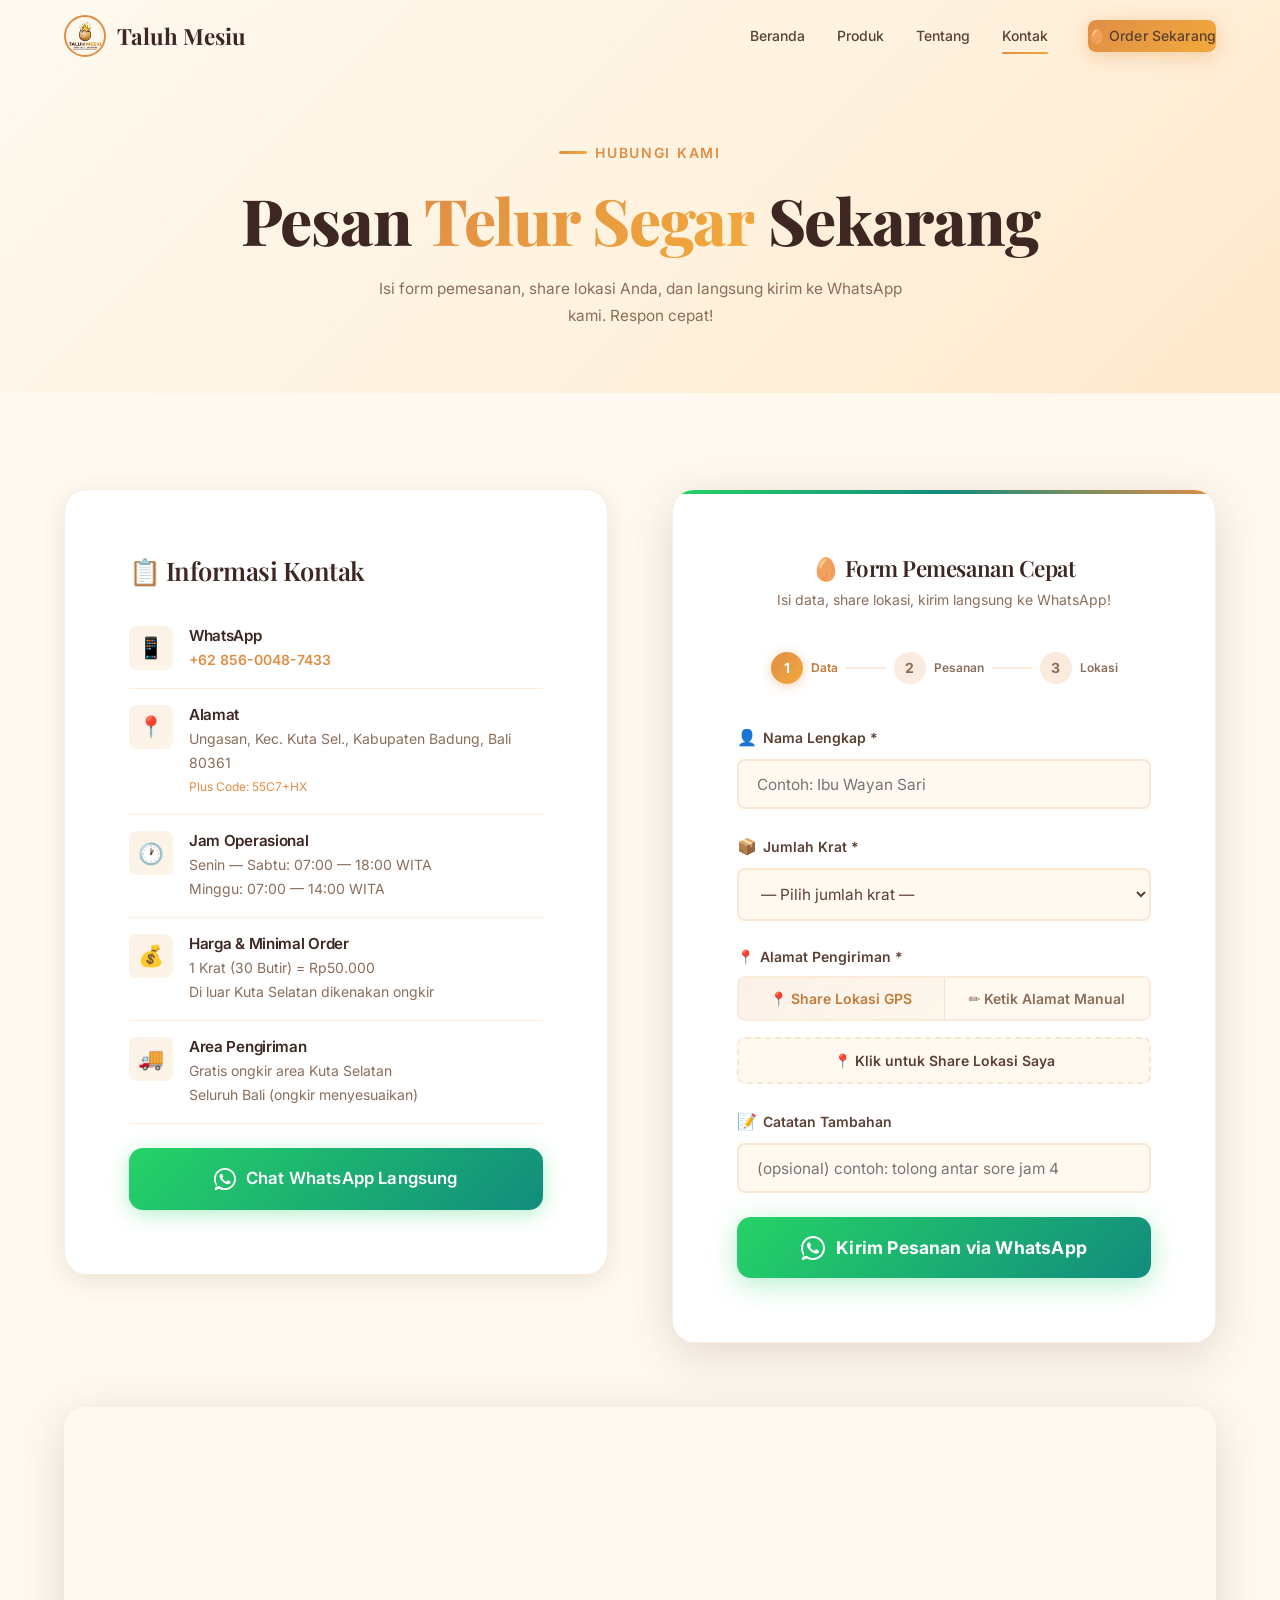
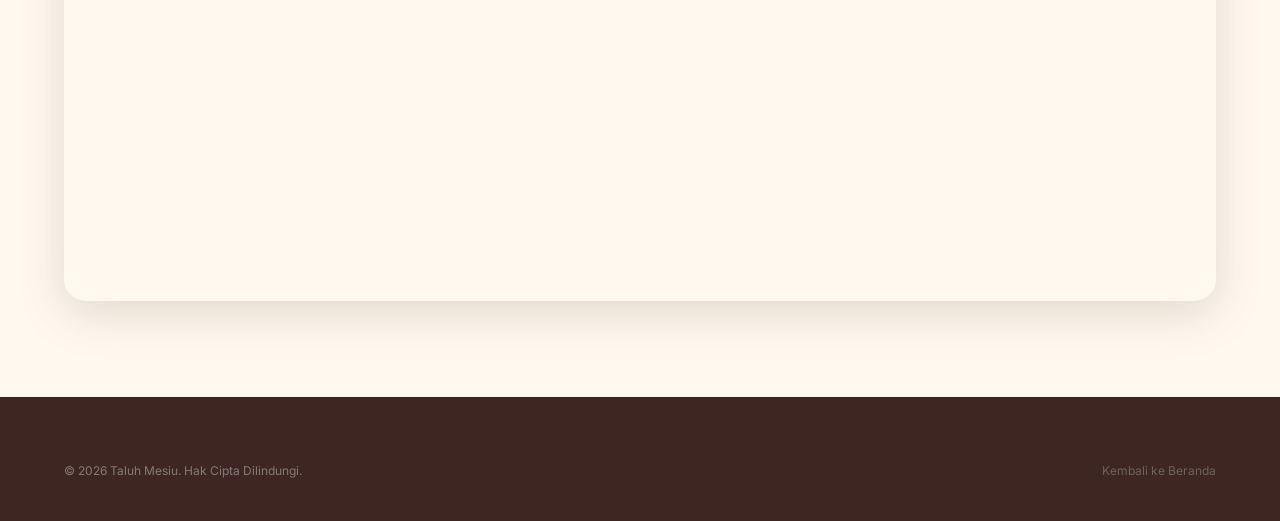
<file: public/template/contact_page.html>
<!DOCTYPE html>
<html lang="id" dir="ltr">

<head>
    <meta charset="UTF-8">
    <meta name="viewport" content="width=device-width, initial-scale=1.0">
    <meta http-equiv="X-UA-Compatible" content="IE=edge">

    <title>Kontak Taluh Mesiu — Pesan Telur Segar via WhatsApp | Ungasan, Bali</title>
    <meta name="description"
        content="Hubungi Taluh Mesiu untuk pemesanan telur ayam segar di Ungasan, Kuta Selatan, Bali. Pesan via WhatsApp +62 856-0048-7433. Minimal 1 krat (30 butir) Rp50.000.">
    <meta name="robots" content="index, follow">
    <link rel="canonical" href="https://taluhmesiu.com/public/template/contact_page.html">

    <meta property="og:title" content="Kontak Taluh Mesiu — Pesan Telur Segar via WhatsApp">
    <meta property="og:description"
        content="Hubungi kami via WhatsApp untuk pesan telur segar berkualitas. +62 856-0048-7433.">
    <meta property="og:type" content="website">
    <meta property="og:url" content="https://taluhmesiu.com/public/template/contact_page.html">

    <link rel="icon" type="image/webp" href="../webp/icon_web.webp">
    <link rel="preconnect" href="https://fonts.googleapis.com">
    <link rel="preconnect" href="https://fonts.gstatic.com" crossorigin>
    <link
        href="https://fonts.googleapis.com/css2?family=Inter:wght@400;500;600;700&family=Playfair+Display:wght@600;700;800&display=swap"
        rel="stylesheet">
    <link rel="stylesheet" href="../static/css/style.css">

    <style>
        /* ===== Contact Hero ===== */
        .contact-hero {
            padding: calc(var(--nav-height) + var(--sp-xl)) 0 var(--sp-xl);
            background: linear-gradient(135deg, var(--clr-bg) 0%, var(--clr-bg-alt) 50%, #FFE8CC 100%);
            text-align: center;
            position: relative;
            overflow: hidden;
        }

        .contact-hero::before {
            content: '';
            position: absolute;
            inset: 0;
            opacity: 0.04;
            background-image: radial-gradient(circle at 25% 35%, var(--clr-primary) 1px, transparent 1px),
                radial-gradient(circle at 75% 65%, var(--clr-accent) 1px, transparent 1px);
            background-size: 50px 50px, 70px 70px;
            pointer-events: none;
        }

        /* ===== Contact Grid ===== */
        .contact-grid {
            display: grid;
            grid-template-columns: 1fr 1fr;
            gap: var(--sp-xl);
            align-items: start;
        }

        /* ===== Info Card ===== */
        .contact-card {
            background: var(--clr-white);
            border-radius: var(--radius-lg);
            padding: var(--sp-xl);
            box-shadow: var(--shadow-md);
            border: 1px solid var(--clr-divider);
        }

        .contact-card h3 {
            margin-bottom: var(--sp-md);
            display: flex;
            align-items: center;
            gap: 0.6rem;
        }

        .contact-item {
            display: flex;
            align-items: flex-start;
            gap: var(--sp-sm);
            padding: var(--sp-sm) 0;
            border-bottom: 1px solid var(--clr-divider);
        }

        .contact-item:last-child {
            border-bottom: none;
        }

        .contact-item .ci-icon {
            width: 44px;
            height: 44px;
            border-radius: var(--radius-sm);
            background: linear-gradient(135deg, rgba(224, 142, 69, 0.12), rgba(242, 169, 59, 0.12));
            display: flex;
            align-items: center;
            justify-content: center;
            font-size: 1.3rem;
            flex-shrink: 0;
        }

        .contact-item h4 {
            font-family: var(--ff-body);
            font-size: 0.95rem;
            font-weight: 600;
            margin-bottom: 0.2rem;
        }

        .contact-item p {
            font-size: var(--fs-small);
            color: var(--clr-text-light);
            margin-bottom: 0;
        }

        /* ===== Order Form Card ===== */
        .order-form-card {
            background: var(--clr-white);
            border-radius: var(--radius-lg);
            padding: var(--sp-xl);
            box-shadow: var(--shadow-lg);
            border: 1px solid var(--clr-divider);
            position: relative;
            overflow: hidden;
        }

        .order-form-card::before {
            content: '';
            position: absolute;
            top: 0;
            left: 0;
            right: 0;
            height: 4px;
            background: linear-gradient(90deg, #25D366 0%, #128C7E 50%, var(--clr-primary) 100%);
        }

        .form-header {
            text-align: center;
            margin-bottom: var(--sp-lg);
        }

        .form-header h3 {
            font-size: 1.4rem;
            margin-bottom: 0.4rem;
        }

        .form-header p {
            font-size: var(--fs-small);
            color: var(--clr-text-light);
            margin-bottom: 0;
        }

        /* ===== Step Indicators ===== */
        .form-steps {
            display: flex;
            align-items: center;
            justify-content: center;
            gap: 0;
            margin-bottom: var(--sp-lg);
        }

        .step-indicator {
            display: flex;
            align-items: center;
            gap: 0.5rem;
        }

        .step-num {
            width: 32px;
            height: 32px;
            border-radius: var(--radius-full);
            background: var(--clr-divider);
            color: var(--clr-text-light);
            display: flex;
            align-items: center;
            justify-content: center;
            font-size: var(--fs-small);
            font-weight: 700;
            transition: all var(--transition-normal);
        }

        .step-label {
            font-size: var(--fs-xs);
            font-weight: 600;
            color: var(--clr-text-light);
            transition: color var(--transition-normal);
        }

        .step-line {
            width: 40px;
            height: 2px;
            background: var(--clr-divider);
            margin: 0 0.5rem;
            transition: background var(--transition-normal);
        }

        .step-indicator.active .step-num {
            background: linear-gradient(135deg, var(--clr-primary), var(--clr-accent));
            color: var(--clr-white);
            box-shadow: 0 2px 12px rgba(224, 142, 69, 0.4);
        }

        .step-indicator.active .step-label {
            color: var(--clr-primary-dark);
        }

        .step-indicator.completed .step-num {
            background: var(--clr-success);
            color: var(--clr-white);
        }

        .step-line.active {
            background: linear-gradient(90deg, var(--clr-success), var(--clr-primary));
        }

        /* ===== Form Groups ===== */
        .form-group {
            margin-bottom: var(--sp-md);
        }

        .form-group label {
            display: flex;
            align-items: center;
            gap: 0.4rem;
            font-weight: 600;
            font-size: var(--fs-small);
            margin-bottom: 0.5rem;
            color: var(--clr-text);
        }

        .form-group label .label-icon {
            font-size: 1rem;
        }

        .form-group input,
        .form-group textarea,
        .form-group select {
            width: 100%;
            padding: 0.85rem 1.1rem;
            border: 2px solid var(--clr-divider);
            border-radius: var(--radius-sm);
            font-family: var(--ff-body);
            font-size: var(--fs-body);
            color: var(--clr-text);
            background: var(--clr-bg);
            transition: all var(--transition-fast);
            outline: none;
        }

        .form-group input:focus,
        .form-group textarea:focus,
        .form-group select:focus {
            border-color: var(--clr-primary);
            box-shadow: 0 0 0 4px rgba(224, 142, 69, 0.12);
            background: var(--clr-white);
        }

        .form-group input.error,
        .form-group textarea.error,
        .form-group select.error {
            border-color: #E53935;
            box-shadow: 0 0 0 4px rgba(229, 57, 53, 0.1);
        }

        .form-group .error-msg {
            display: none;
            font-size: var(--fs-xs);
            color: #E53935;
            margin-top: 0.3rem;
            font-weight: 500;
        }

        .form-group .error-msg.show {
            display: block;
            animation: fadeInUp 0.3s var(--ease-out);
        }

        .form-group textarea {
            resize: vertical;
            min-height: 80px;
        }

        /* ===== Live Price Preview ===== */
        .price-preview {
            background: linear-gradient(135deg, rgba(224, 142, 69, 0.08), rgba(242, 169, 59, 0.06));
            border: 1px solid rgba(224, 142, 69, 0.2);
            border-radius: var(--radius-md);
            padding: var(--sp-md);
            margin-bottom: var(--sp-md);
            display: none;
            animation: fadeInUp 0.4s var(--ease-out);
        }

        .price-preview.show {
            display: block;
        }

        .price-row {
            display: flex;
            justify-content: space-between;
            align-items: center;
            font-size: var(--fs-small);
            color: var(--clr-text-light);
            padding: 0.3rem 0;
        }

        .price-row.total {
            border-top: 2px solid var(--clr-divider);
            margin-top: 0.5rem;
            padding-top: 0.6rem;
            font-size: 1.1rem;
            font-weight: 700;
            color: var(--clr-primary-dark);
        }

        .price-row .amount {
            font-weight: 600;
        }

        /* ===== Alamat & Location Section ===== */
        .alamat-section {
            margin-bottom: var(--sp-md);
        }

        .alamat-section>label {
            display: flex;
            align-items: center;
            gap: 0.4rem;
            font-weight: 600;
            font-size: var(--fs-small);
            margin-bottom: 0.5rem;
            color: var(--clr-text);
        }

        .alamat-tabs {
            display: flex;
            gap: 0;
            margin-bottom: var(--sp-sm);
            border-radius: var(--radius-sm);
            overflow: hidden;
            border: 2px solid var(--clr-divider);
        }

        .alamat-tab {
            flex: 1;
            display: flex;
            align-items: center;
            justify-content: center;
            gap: 0.4rem;
            padding: 0.75rem 0.8rem;
            background: var(--clr-bg);
            color: var(--clr-text-light);
            font-family: var(--ff-body);
            font-size: var(--fs-small);
            font-weight: 600;
            cursor: pointer;
            transition: all var(--transition-normal);
            border: none;
        }

        .alamat-tab:first-child {
            border-right: 1px solid var(--clr-divider);
        }

        .alamat-tab.active {
            background: linear-gradient(135deg, rgba(224, 142, 69, 0.12), rgba(242, 169, 59, 0.1));
            color: var(--clr-primary-dark);
        }

        .alamat-tab:hover:not(.active) {
            background: rgba(224, 142, 69, 0.05);
        }

        .alamat-panel {
            display: none;
            animation: fadeInUp 0.3s var(--ease-out);
        }

        .alamat-panel.show {
            display: block;
        }

        .alamat-error-msg {
            display: none;
            font-size: var(--fs-xs);
            color: #E53935;
            margin-top: 0.3rem;
            font-weight: 500;
        }

        .alamat-error-msg.show {
            display: block;
            animation: fadeInUp 0.3s var(--ease-out);
        }

        .location-actions {
            display: flex;
            gap: var(--sp-sm);
            margin-bottom: var(--sp-sm);
        }

        .btn-location {
            flex: 1;
            display: flex;
            align-items: center;
            justify-content: center;
            gap: 0.5rem;
            padding: 0.8rem 1rem;
            border: 2px dashed var(--clr-divider);
            border-radius: var(--radius-sm);
            background: var(--clr-bg);
            color: var(--clr-text);
            font-family: var(--ff-body);
            font-size: var(--fs-small);
            font-weight: 600;
            cursor: pointer;
            transition: all var(--transition-normal);
        }

        .btn-location:hover {
            border-color: var(--clr-primary);
            background: rgba(224, 142, 69, 0.06);
            color: var(--clr-primary-dark);
        }

        .btn-location.loading {
            pointer-events: none;
            opacity: 0.7;
        }

        .btn-location.success {
            border-color: var(--clr-success);
            background: rgba(102, 187, 106, 0.08);
            color: #2E7D32;
            border-style: solid;
        }

        .btn-location .spinner {
            display: none;
            width: 16px;
            height: 16px;
            border: 2px solid var(--clr-divider);
            border-top-color: var(--clr-primary);
            border-radius: 50%;
            animation: spin 0.8s linear infinite;
        }

        .btn-location.loading .spinner {
            display: inline-block;
        }

        .btn-location.loading .loc-icon-text {
            display: none;
        }

        @keyframes spin {
            to {
                transform: rotate(360deg);
            }
        }

        /* ===== Map Preview ===== */
        .map-preview {
            display: none;
            border-radius: var(--radius-md);
            overflow: hidden;
            border: 2px solid rgba(102, 187, 106, 0.3);
            margin-bottom: var(--sp-sm);
            position: relative;
            animation: fadeInUp 0.5s var(--ease-out);
        }

        .map-preview.show {
            display: block;
        }

        .map-preview iframe {
            width: 100%;
            height: 200px;
            border: none;
        }

        .map-preview .map-badge {
            position: absolute;
            top: var(--sp-xs);
            left: var(--sp-xs);
            background: rgba(46, 125, 50, 0.9);
            color: var(--clr-white);
            font-size: var(--fs-xs);
            font-weight: 600;
            padding: 0.25rem 0.6rem;
            border-radius: 50px;
            backdrop-filter: blur(8px);
        }

        .location-link {
            display: flex;
            align-items: center;
            gap: 0.4rem;
            font-size: var(--fs-xs);
            color: var(--clr-success);
            font-weight: 500;
            word-break: break-all;
        }

        /* ===== Honeypot ===== */
        .hp-field {
            display: none !important;
        }

        /* ===== Submit Button ===== */
        .btn-submit-wa {
            width: 100%;
            background: linear-gradient(135deg, #25D366 0%, #128C7E 100%);
            color: var(--clr-white);
            box-shadow: 0 6px 28px rgba(37, 211, 102, 0.35);
            padding: 1.15rem 2rem;
            font-size: 1.1rem;
            font-weight: 700;
            border: none;
            border-radius: var(--radius-md);
            cursor: pointer;
            display: flex;
            align-items: center;
            justify-content: center;
            gap: 0.7rem;
            font-family: var(--ff-body);
            transition: all var(--transition-normal);
            position: relative;
            overflow: hidden;
            letter-spacing: 0.01em;
        }

        .btn-submit-wa::after {
            content: '';
            position: absolute;
            inset: 0;
            background: linear-gradient(135deg, rgba(255, 255, 255, 0.18) 0%, transparent 50%);
            opacity: 0;
            transition: opacity var(--transition-fast);
        }

        .btn-submit-wa:hover {
            transform: translateY(-3px) scale(1.02);
            box-shadow: 0 12px 44px rgba(37, 211, 102, 0.5);
        }

        .btn-submit-wa:hover::after {
            opacity: 1;
        }

        .btn-submit-wa:active {
            transform: translateY(-1px) scale(0.98);
        }

        .btn-submit-wa svg {
            width: 24px;
            height: 24px;
            flex-shrink: 0;
        }

        .btn-submit-wa:disabled {
            opacity: 0.6;
            pointer-events: none;
        }

        /* ===== Success Overlay ===== */
        .form-success-overlay {
            display: none;
            position: absolute;
            inset: 0;
            background: rgba(255, 255, 255, 0.95);
            backdrop-filter: blur(8px);
            z-index: 10;
            flex-direction: column;
            align-items: center;
            justify-content: center;
            text-align: center;
            padding: var(--sp-xl);
            animation: fadeIn 0.4s var(--ease-out);
            border-radius: var(--radius-lg);
        }

        .form-success-overlay.show {
            display: flex;
        }

        .success-icon {
            width: 72px;
            height: 72px;
            border-radius: var(--radius-full);
            background: linear-gradient(135deg, #25D366, #128C7E);
            display: flex;
            align-items: center;
            justify-content: center;
            font-size: 2rem;
            margin-bottom: var(--sp-md);
            animation: bounceIn 0.6s var(--ease-bounce);
        }

        .form-success-overlay h3 {
            margin-bottom: 0.4rem;
            font-size: 1.3rem;
        }

        .form-success-overlay p {
            color: var(--clr-text-light);
            font-size: var(--fs-small);
        }

        @keyframes bounceIn {
            0% {
                transform: scale(0);
                opacity: 0;
            }

            60% {
                transform: scale(1.15);
            }

            100% {
                transform: scale(1);
                opacity: 1;
            }
        }

        @keyframes fadeIn {
            from {
                opacity: 0;
            }

            to {
                opacity: 1;
            }
        }

        @keyframes fadeInUp {
            from {
                opacity: 0;
                transform: translateY(12px);
            }

            to {
                opacity: 1;
                transform: translateY(0);
            }
        }

        /* ===== Full-width Map ===== */
        .contact-map-full {
            margin-top: var(--sp-xl);
            border-radius: var(--radius-lg);
            overflow: hidden;
            box-shadow: var(--shadow-lg);
            aspect-ratio: 21 / 9;
        }

        .contact-map-full iframe {
            width: 100%;
            height: 100%;
            border: none;
        }

        /* ===== Responsive ===== */
        @media (max-width: 768px) {
            .contact-grid {
                grid-template-columns: 1fr;
            }

            .contact-map-full {
                aspect-ratio: 16 / 9;
            }

            .location-actions {
                flex-direction: column;
            }

            .form-steps {
                gap: 0;
            }

            .step-label {
                display: none;
            }

            .step-line {
                width: 30px;
            }
        }
    </style>

    <script type="application/ld+json">
  {
    "@context": "https://schema.org",
    "@type": "ContactPage",
    "name": "Kontak Taluh Mesiu",
    "description": "Halaman kontak untuk pemesanan telur ayam segar dari Taluh Mesiu, Ungasan, Bali.",
    "url": "https://taluhmesiu.com/public/template/contact_page.html",
    "mainEntity": {
      "@type": "Store",
      "name": "Taluh Mesiu",
      "telephone": "+6285600487433",
      "address": {
        "@type": "PostalAddress",
        "streetAddress": "Ungasan",
        "addressLocality": "Kuta Selatan",
        "addressRegion": "Bali",
        "postalCode": "80361",
        "addressCountry": "ID"
      }
    }
  }
  </script>
</head>

<body>

    <!-- ===== NAVIGATION ===== -->
    <nav class="navbar scrolled" id="navbar" aria-label="Navigasi utama">
        <div class="nav-inner">
            <a href="../../index.html" class="nav-brand" aria-label="Taluh Mesiu - Halaman Utama">
                <img src="../webp/icon_logo.webp" alt="Logo Taluh Mesiu" width="42" height="42" loading="eager">
                <span>Taluh Mesiu</span>
            </a>

            <div class="nav-links" id="nav-links" role="menubar">
                <a href="../../index.html" role="menuitem">Beranda</a>
                <a href="../../index.html#produk" role="menuitem">Produk</a>
                <a href="index_page.html" role="menuitem">Tentang</a>
                <a href="contact_page.html" class="active" role="menuitem">Kontak</a>
                <a href="contact_page.html" class="btn btn-primary btn-sm nav-cta" role="menuitem">
                    🥚 Order Sekarang
                </a>
            </div>

            <button class="nav-toggle" id="nav-toggle" aria-label="Toggle menu navigasi" aria-expanded="false">
                <span></span><span></span><span></span>
            </button>
        </div>
    </nav>

    <main>
        <!-- ===== Contact Hero ===== -->
        <section class="contact-hero" aria-labelledby="contact-heading">
            <div class="container" style="position:relative;z-index:2;">
                <span class="section-label">Hubungi Kami</span>
                <h1 id="contact-heading">Pesan <span class="text-gradient">Telur Segar</span> Sekarang</h1>
                <p style="max-width:560px;margin:var(--sp-sm) auto 0;color:var(--clr-text-light);">Isi form
                    pemesanan, share lokasi Anda, dan langsung kirim ke WhatsApp kami. Respon cepat!</p>
            </div>
        </section>

        <!-- ===== Contact Content ===== -->
        <section class="section-padding" aria-label="Informasi kontak dan formulir pemesanan">
            <div class="container">
                <div class="contact-grid">
                    <!-- ===== Info Card ===== -->
                    <div class="contact-card reveal" id="contact-info-card">
                        <h3>📋 Informasi Kontak</h3>

                        <div class="contact-item">
                            <div class="ci-icon" aria-hidden="true">📱</div>
                            <div>
                                <h4>WhatsApp</h4>
                                <p><a href="https://wa.me/6285600487433" target="_blank" rel="noopener noreferrer"
                                        style="color:var(--clr-primary);font-weight:600;">+62 856-0048-7433</a></p>
                            </div>
                        </div>

                        <div class="contact-item">
                            <div class="ci-icon" aria-hidden="true">📍</div>
                            <div>
                                <h4>Alamat</h4>
                                <p>Ungasan, Kec. Kuta Sel., Kabupaten Badung, Bali 80361<br><span
                                        style="font-size:var(--fs-xs);color:var(--clr-primary);">Plus Code:
                                        55C7+HX</span></p>
                            </div>
                        </div>

                        <div class="contact-item">
                            <div class="ci-icon" aria-hidden="true">🕐</div>
                            <div>
                                <h4>Jam Operasional</h4>
                                <p>Senin — Sabtu: 07:00 — 18:00 WITA<br>Minggu: 07:00 — 14:00 WITA</p>
                            </div>
                        </div>

                        <div class="contact-item">
                            <div class="ci-icon" aria-hidden="true">💰</div>
                            <div>
                                <h4>Harga & Minimal Order</h4>
                                <p>1 Krat (30 Butir) = Rp50.000<br>Di luar Kuta Selatan dikenakan ongkir</p>
                            </div>
                        </div>

                        <div class="contact-item">
                            <div class="ci-icon" aria-hidden="true">🚚</div>
                            <div>
                                <h4>Area Pengiriman</h4>
                                <p>Gratis ongkir area Kuta Selatan<br>Seluruh Bali (ongkir menyesuaikan)</p>
                            </div>
                        </div>

                        <div style="margin-top:var(--sp-md);">
                            <a href="https://wa.me/6285600487433?text=Halo%20Taluh%20Mesiu%2C%20saya%20mau%20pesan%20telur.%20Bisa%20info%20ketersediaan%3F"
                                class="btn btn-wa" target="_blank" rel="noopener noreferrer" style="width:100%;"
                                id="cta-contact-wa">
                                <svg xmlns="http://www.w3.org/2000/svg" viewBox="0 0 24 24" width="20" height="20"
                                    fill="currentColor" aria-hidden="true">
                                    <path
                                        d="M17.472 14.382c-.297-.149-1.758-.867-2.03-.967-.273-.099-.471-.148-.67.15-.197.297-.767.966-.94 1.164-.173.199-.347.223-.644.075-.297-.15-1.255-.463-2.39-1.475-.883-.788-1.48-1.761-1.653-2.059-.173-.297-.018-.458.13-.606.134-.133.298-.347.446-.52.149-.174.198-.298.298-.497.099-.198.05-.371-.025-.52-.075-.149-.669-1.612-.916-2.207-.242-.579-.487-.5-.669-.51-.173-.008-.371-.01-.57-.01-.198 0-.52.074-.792.372-.272.297-1.04 1.016-1.04 2.479 0 1.462 1.065 2.875 1.213 3.074.149.198 2.096 3.2 5.077 4.487.709.306 1.262.489 1.694.625.712.227 1.36.195 1.871.118.571-.085 1.758-.719 2.006-1.413.248-.694.248-1.289.173-1.413-.074-.124-.272-.198-.57-.347z" />
                                    <path
                                        d="M12 0C5.373 0 0 5.373 0 12c0 2.625.846 5.059 2.284 7.034L.789 23.492a.5.5 0 00.607.607l4.458-1.495A11.952 11.952 0 0012 24c6.627 0 12-5.373 12-12S18.627 0 12 0zm0 22c-2.317 0-4.458-.756-6.195-2.034l-.435-.33-3.1 1.04 1.04-3.1-.33-.435A9.963 9.963 0 012 12C2 6.477 6.477 2 12 2s10 4.477 10 10-4.477 10-10 10z" />
                                </svg>
                                Chat WhatsApp Langsung
                            </a>
                        </div>
                    </div>

                    <!-- ===== Order Form Card ===== -->
                    <div class="order-form-card reveal" id="order-form-card">
                        <!-- Success Overlay -->
                        <div class="form-success-overlay" id="form-success">
                            <div class="success-icon">✅</div>
                            <h3>Pesanan Siap Dikirim!</h3>
                            <p>Mengarahkan ke WhatsApp...</p>
                        </div>

                        <div class="form-header">
                            <h3>🥚 Form Pemesanan Cepat</h3>
                            <p>Isi data, share lokasi, kirim langsung ke WhatsApp!</p>
                        </div>

                        <!-- Step Indicators -->
                        <div class="form-steps" id="form-steps">
                            <div class="step-indicator active" data-step="1">
                                <div class="step-num">1</div>
                                <span class="step-label">Data</span>
                            </div>
                            <div class="step-line"></div>
                            <div class="step-indicator" data-step="2">
                                <div class="step-num">2</div>
                                <span class="step-label">Pesanan</span>
                            </div>
                            <div class="step-line"></div>
                            <div class="step-indicator" data-step="3">
                                <div class="step-num">3</div>
                                <span class="step-label">Lokasi</span>
                            </div>
                        </div>

                        <form id="order-form" novalidate>
                            <!-- Nama -->
                            <div class="form-group" id="group-nama">
                                <label for="nama"><span class="label-icon">👤</span> Nama Lengkap *</label>
                                <input type="text" id="nama" name="nama" required placeholder="Contoh: Ibu Wayan Sari"
                                    autocomplete="name" maxlength="100">
                                <div class="error-msg" id="error-nama">Mohon isi nama Anda</div>
                            </div>

                            <!-- Jumlah Krat -->
                            <div class="form-group" id="group-jumlah">
                                <label for="jumlah"><span class="label-icon">📦</span> Jumlah Krat *</label>
                                <select id="jumlah" name="jumlah" required>
                                    <option value="">— Pilih jumlah krat —</option>
                                    <option value="1" data-price="50000" data-butir="30">1 Krat (30 butir) — Rp50.000
                                    </option>
                                    <option value="2" data-price="100000" data-butir="60">2 Krat (60 butir) —
                                        Rp100.000</option>
                                    <option value="3" data-price="150000" data-butir="90">3 Krat (90 butir) —
                                        Rp150.000</option>
                                    <option value="5" data-price="250000" data-butir="150">5 Krat (150 butir) —
                                        Rp250.000</option>
                                    <option value="10" data-price="0" data-butir="300">10+ Krat (Grosir) — Hubungi
                                        untuk harga</option>
                                </select>
                                <div class="error-msg" id="error-jumlah">Mohon pilih jumlah krat</div>
                            </div>

                            <!-- Live Price Preview -->
                            <div class="price-preview" id="price-preview">
                                <div class="price-row">
                                    <span>Jumlah</span>
                                    <span class="amount" id="preview-jumlah">—</span>
                                </div>
                                <div class="price-row">
                                    <span>Total Butir</span>
                                    <span class="amount" id="preview-butir">—</span>
                                </div>
                                <div class="price-row total">
                                    <span>Total Harga</span>
                                    <span class="amount" id="preview-harga">—</span>
                                </div>
                            </div>

                            <!-- Alamat & Lokasi (Unified) -->
                            <div class="alamat-section" id="alamat-section">
                                <label><span class="label-icon">📍</span> Alamat Pengiriman *</label>

                                <!-- Tab Switcher -->
                                <div class="alamat-tabs">
                                    <button type="button" class="alamat-tab active" id="tab-gps" data-tab="gps">
                                        📍 Share Lokasi GPS
                                    </button>
                                    <button type="button" class="alamat-tab" id="tab-manual" data-tab="manual">
                                        ✏️ Ketik Alamat Manual
                                    </button>
                                </div>

                                <!-- Panel: GPS Share -->
                                <div class="alamat-panel show" id="panel-gps">
                                    <div class="location-actions">
                                        <button type="button" class="btn-location" id="btn-share-location"
                                            aria-label="Share lokasi GPS Anda" style="width:100%;">
                                            <span class="spinner"></span>
                                            <span class="loc-icon-text">📍 Klik untuk Share Lokasi Saya</span>
                                        </button>
                                    </div>

                                    <!-- Map Preview -->
                                    <div class="map-preview" id="map-preview">
                                        <div class="map-badge">📍 Lokasi Anda</div>
                                        <iframe id="map-preview-iframe" title="Preview lokasi Anda di Google Maps"
                                            allowfullscreen="" loading="lazy"></iframe>
                                    </div>

                                    <!-- Location Link Display -->
                                    <div class="location-link" id="location-link-display" style="display:none;">
                                        ✅ <span id="location-link-text"></span>
                                    </div>
                                </div>

                                <!-- Panel: Manual Text -->
                                <div class="alamat-panel" id="panel-manual">
                                    <div class="form-group" style="margin-bottom:0.5rem;">
                                        <textarea id="alamat" name="alamat"
                                            placeholder="Ketik alamat lengkap Anda, contoh:\nJl. Raya Ungasan No. 12, Kuta Selatan, Bali"
                                            maxlength="500" rows="3"></textarea>
                                    </div>
                                    <p style="font-size:var(--fs-xs);color:var(--clr-text-light);margin:0 0 0.5rem;">
                                        Atau paste link Google Maps:</p>
                                    <div class="form-group" style="margin-bottom:0;">
                                        <input type="url" id="manual-maps-link" name="manual_maps_link"
                                            placeholder="https://maps.app.goo.gl/... (opsional)">
                                    </div>
                                </div>

                                <div class="alamat-error-msg" id="error-alamat">Mohon share lokasi atau ketik alamat
                                    pengiriman</div>

                                <!-- Hidden fields -->
                                <input type="hidden" id="location-lat" name="location_lat">
                                <input type="hidden" id="location-lng" name="location_lng">
                                <input type="hidden" id="location-maps-url" name="location_maps_url">
                                <input type="hidden" id="alamat-mode" name="alamat_mode" value="gps">
                            </div>

                            <!-- Catatan -->
                            <div class="form-group">
                                <label for="catatan"><span class="label-icon">📝</span> Catatan Tambahan</label>
                                <input type="text" id="catatan" name="catatan"
                                    placeholder="(opsional) contoh: tolong antar sore jam 4" maxlength="200">
                            </div>

                            <!-- Honeypot anti-spam -->
                            <div class="hp-field" aria-hidden="true">
                                <label for="website">Website</label>
                                <input type="text" id="website" name="website" tabindex="-1" autocomplete="off">
                            </div>

                            <!-- Submit Button -->
                            <button type="submit" class="btn-submit-wa" id="cta-form-submit">
                                <svg xmlns="http://www.w3.org/2000/svg" viewBox="0 0 24 24" fill="currentColor"
                                    aria-hidden="true">
                                    <path
                                        d="M17.472 14.382c-.297-.149-1.758-.867-2.03-.967-.273-.099-.471-.148-.67.15-.197.297-.767.966-.94 1.164-.173.199-.347.223-.644.075-.297-.15-1.255-.463-2.39-1.475-.883-.788-1.48-1.761-1.653-2.059-.173-.297-.018-.458.13-.606.134-.133.298-.347.446-.52.149-.174.198-.298.298-.497.099-.198.05-.371-.025-.52-.075-.149-.669-1.612-.916-2.207-.242-.579-.487-.5-.669-.51-.173-.008-.371-.01-.57-.01-.198 0-.52.074-.792.372-.272.297-1.04 1.016-1.04 2.479 0 1.462 1.065 2.875 1.213 3.074.149.198 2.096 3.2 5.077 4.487.709.306 1.262.489 1.694.625.712.227 1.36.195 1.871.118.571-.085 1.758-.719 2.006-1.413.248-.694.248-1.289.173-1.413-.074-.124-.272-.198-.57-.347z" />
                                    <path
                                        d="M12 0C5.373 0 0 5.373 0 12c0 2.625.846 5.059 2.284 7.034L.789 23.492a.5.5 0 00.607.607l4.458-1.495A11.952 11.952 0 0012 24c6.627 0 12-5.373 12-12S18.627 0 12 0zm0 22c-2.317 0-4.458-.756-6.195-2.034l-.435-.33-3.1 1.04 1.04-3.1-.33-.435A9.963 9.963 0 012 12C2 6.477 6.477 2 12 2s10 4.477 10 10-4.477 10-10 10z" />
                                </svg>
                                Kirim Pesanan via WhatsApp
                            </button>
                        </form>
                    </div>
                </div>

                <!-- Full-width Map -->
                <div class="contact-map-full reveal" id="contact-map">
                    <iframe
                        src="https://maps.google.com/maps?q=-8.828573070063971,115.16494412948704&z=17&ie=UTF8&iwloc=B&output=embed"
                        width="100%" height="400" style="border:0;" allowfullscreen="" loading="lazy"
                        referrerpolicy="no-referrer-when-downgrade" title="Peta lokasi Taluh Mesiu di Ungasan, Bali">
                    </iframe>
                </div>
            </div>
        </section>
    </main>

    <!-- Footer -->
    <footer class="footer" role="contentinfo">
        <div class="container">
            <div class="footer-bottom" style="border-top:none;padding-top:0;">
                <span>&copy; <span id="current-year">2026</span> Taluh Mesiu. Hak Cipta Dilindungi.</span>
                <span><a href="../../index.html" style="opacity:0.7;">Kembali ke Beranda</a></span>
            </div>
        </div>
    </footer>

    <!-- Back to Top -->
    <button class="back-to-top" id="back-to-top" aria-label="Kembali ke atas">↑</button>

    <!-- Scripts -->
    <script src="../static/js/main.js" defer></script>
    <script>
        'use strict';
        document.addEventListener('DOMContentLoaded', () => {
            // ===== Elements =====
            const form = document.getElementById('order-form');
            const namaInput = document.getElementById('nama');
            const jumlahSelect = document.getElementById('jumlah');
            const alamatInput = document.getElementById('alamat');
            const catatanInput = document.getElementById('catatan');
            const hpField = document.getElementById('website');
            const alamatModeInput = document.getElementById('alamat-mode');

            // Tabs
            const tabGps = document.getElementById('tab-gps');
            const tabManual = document.getElementById('tab-manual');
            const panelGps = document.getElementById('panel-gps');
            const panelManual = document.getElementById('panel-manual');

            // Step indicators
            const stepIndicators = document.querySelectorAll('.step-indicator');
            const stepLines = document.querySelectorAll('.step-line');

            // Price preview
            const pricePreview = document.getElementById('price-preview');
            const previewJumlah = document.getElementById('preview-jumlah');
            const previewButir = document.getElementById('preview-butir');
            const previewHarga = document.getElementById('preview-harga');

            // Location
            const btnShareLocation = document.getElementById('btn-share-location');
            const manualMapsInput = document.getElementById('manual-maps-link');
            const mapPreview = document.getElementById('map-preview');
            const mapPreviewIframe = document.getElementById('map-preview-iframe');
            const locationLinkDisplay = document.getElementById('location-link-display');
            const locationLinkText = document.getElementById('location-link-text');
            const locationLatInput = document.getElementById('location-lat');
            const locationLngInput = document.getElementById('location-lng');
            const locationMapsUrl = document.getElementById('location-maps-url');

            // Success overlay
            const formSuccess = document.getElementById('form-success');

            const PHONE = '6285600487433';
            let gpsAcquired = false;

            // ===== Tab Switching =====
            function switchTab(tab) {
                const isGps = tab === 'gps';
                tabGps.classList.toggle('active', isGps);
                tabManual.classList.toggle('active', !isGps);
                panelGps.classList.toggle('show', isGps);
                panelManual.classList.toggle('show', !isGps);
                alamatModeInput.value = tab;
                clearAlamatError();
            }

            tabGps.addEventListener('click', () => switchTab('gps'));
            tabManual.addEventListener('click', () => switchTab('manual'));

            // ===== Step Progress Tracker =====
            function updateSteps() {
                let currentStep = 1;
                if (namaInput.value.trim()) currentStep = 2;
                if (namaInput.value.trim() && jumlahSelect.value) currentStep = 3;

                stepIndicators.forEach((si, i) => {
                    const step = i + 1;
                    si.classList.remove('active', 'completed');
                    if (step < currentStep) {
                        si.classList.add('completed');
                    } else if (step === currentStep) {
                        si.classList.add('active');
                    }
                });

                stepLines.forEach((line, i) => {
                    line.classList.toggle('active', i < currentStep - 1);
                });
            }

            namaInput.addEventListener('input', updateSteps);
            jumlahSelect.addEventListener('change', updateSteps);

            // ===== Live Price Preview =====
            jumlahSelect.addEventListener('change', () => {
                const selected = jumlahSelect.options[jumlahSelect.selectedIndex];
                const price = parseInt(selected.getAttribute('data-price'), 10);
                const butir = parseInt(selected.getAttribute('data-butir'), 10);
                const kratCount = jumlahSelect.value;

                if (kratCount) {
                    pricePreview.classList.add('show');
                    previewJumlah.textContent = kratCount + ' Krat';
                    previewButir.textContent = butir + ' butir';

                    if (price > 0) {
                        previewHarga.textContent = 'Rp' + price.toLocaleString('id-ID');
                    } else {
                        previewHarga.textContent = 'Hubungi untuk harga';
                    }
                } else {
                    pricePreview.classList.remove('show');
                }

                updateSteps();
                clearError('jumlah');
            });

            // ===== GPS Location Sharing =====
            btnShareLocation.addEventListener('click', () => {
                if (!navigator.geolocation) {
                    alert('Browser Anda tidak mendukung fitur lokasi. Silakan beralih ke tab "Ketik Alamat Manual".');
                    return;
                }

                btnShareLocation.classList.add('loading');

                navigator.geolocation.getCurrentPosition(
                    (position) => {
                        const lat = position.coords.latitude;
                        const lng = position.coords.longitude;
                        const mapsUrl = `https://maps.google.com/?q=${lat},${lng}`;

                        // Store values
                        locationLatInput.value = lat;
                        locationLngInput.value = lng;
                        locationMapsUrl.value = mapsUrl;
                        gpsAcquired = true;

                        // Show map preview
                        mapPreviewIframe.src = `https://maps.google.com/maps?q=${lat},${lng}&z=16&ie=UTF8&output=embed`;
                        mapPreview.classList.add('show');

                        // Show link
                        locationLinkText.textContent = mapsUrl;
                        locationLinkDisplay.style.display = 'flex';

                        // Update button state
                        btnShareLocation.classList.remove('loading');
                        btnShareLocation.classList.add('success');
                        btnShareLocation.querySelector('.loc-icon-text').textContent = '✅ Lokasi Berhasil Didapatkan!';

                        clearAlamatError();
                        updateSteps();
                    },
                    (error) => {
                        btnShareLocation.classList.remove('loading');
                        let msg = 'Gagal mendapatkan lokasi. ';
                        switch (error.code) {
                            case error.PERMISSION_DENIED:
                                msg += 'Izin lokasi ditolak. Silakan aktifkan GPS, atau beralih ke tab "Ketik Alamat Manual".';
                                break;
                            case error.POSITION_UNAVAILABLE:
                                msg += 'Informasi lokasi tidak tersedia.';
                                break;
                            case error.TIMEOUT:
                                msg += 'Waktu permintaan lokasi habis. Coba lagi.';
                                break;
                            default:
                                msg += 'Terjadi kesalahan. Coba lagi.';
                        }
                        alert(msg);
                    },
                    {
                        enableHighAccuracy: true,
                        timeout: 15000,
                        maximumAge: 0
                    }
                );
            });

            // ===== Manual Maps Link Auto-detect =====
            if (manualMapsInput) {
                manualMapsInput.addEventListener('input', () => {
                    const link = manualMapsInput.value.trim();
                    if (link && (link.includes('google.com/maps') || link.includes('maps.app.goo.gl') || link.includes('goo.gl/maps'))) {
                        locationMapsUrl.value = link;

                        const coordMatch = link.match(/@(-?\d+\.?\d*),(-?\d+\.?\d*)/);
                        const qMatch = link.match(/[?&]q=(-?\d+\.?\d*),(-?\d+\.?\d*)/);
                        const match = coordMatch || qMatch;

                        if (match) {
                            locationLatInput.value = match[1];
                            locationLngInput.value = match[2];
                        }
                    }
                });
            }

            // ===== Form Validation Helpers =====
            function showError(fieldName) {
                const group = document.getElementById('group-' + fieldName);
                const errorMsg = document.getElementById('error-' + fieldName);
                const input = group ? group.querySelector('input, select, textarea') : null;
                if (input) input.classList.add('error');
                if (errorMsg) errorMsg.classList.add('show');
            }

            function clearError(fieldName) {
                const group = document.getElementById('group-' + fieldName);
                const errorMsg = document.getElementById('error-' + fieldName);
                const input = group ? group.querySelector('input, select, textarea') : null;
                if (input) input.classList.remove('error');
                if (errorMsg) errorMsg.classList.remove('show');
            }

            function showAlamatError() {
                const errEl = document.getElementById('error-alamat');
                if (errEl) errEl.classList.add('show');
            }

            function clearAlamatError() {
                const errEl = document.getElementById('error-alamat');
                if (errEl) errEl.classList.remove('show');
            }

            namaInput.addEventListener('input', () => clearError('nama'));
            if (alamatInput) alamatInput.addEventListener('input', clearAlamatError);

            // ===== Sanitizer =====
            const sanitize = (str) => str.replace(/<[^>]*>/g, '').trim();

            // ===== Form Submit → WhatsApp =====
            form.addEventListener('submit', (e) => {
                e.preventDefault();

                // Honeypot check
                if (hpField && hpField.value) return;

                // Validate
                let hasError = false;

                if (!namaInput.value.trim()) {
                    showError('nama');
                    hasError = true;
                }
                if (!jumlahSelect.value) {
                    showError('jumlah');
                    hasError = true;
                }

                // Validate alamat based on active mode
                const mode = alamatModeInput.value;
                let alamatText = '';
                let mapsUrl = locationMapsUrl.value || '';

                if (mode === 'gps') {
                    if (!gpsAcquired) {
                        showAlamatError();
                        hasError = true;
                    } else {
                        alamatText = 'Lihat lokasi di Google Maps';
                    }
                } else {
                    // Manual mode
                    const typed = alamatInput ? alamatInput.value.trim() : '';
                    const mapsLink = manualMapsInput ? manualMapsInput.value.trim() : '';

                    if (!typed && !mapsLink) {
                        showAlamatError();
                        hasError = true;
                    } else {
                        alamatText = typed || 'Lihat lokasi di Google Maps';
                        if (mapsLink && !mapsUrl) {
                            mapsUrl = mapsLink;
                        }
                    }
                }

                if (hasError) {
                    const firstError = document.querySelector('.error, .alamat-error-msg.show');
                    if (firstError) firstError.scrollIntoView({ behavior: 'smooth', block: 'center' });
                    return;
                }

                // Get selected option text for display
                const selectedOption = jumlahSelect.options[jumlahSelect.selectedIndex];
                const kratCount = jumlahSelect.value;
                const price = parseInt(selectedOption.getAttribute('data-price'), 10);
                const butir = parseInt(selectedOption.getAttribute('data-butir'), 10);

                let jumlahText = `${kratCount} Krat (${butir} butir)`;
                if (price > 0) {
                    jumlahText += ` — Rp${price.toLocaleString('id-ID')}`;
                } else {
                    jumlahText += ' — Hubungi untuk harga grosir';
                }

                // Build WhatsApp message
                const parts = [
                    `Halo Taluh Mesiu! 🥚 Saya ingin pesan telur:`,
                    ``,
                    `📋 *Nama:* ${sanitize(namaInput.value)}`,
                    `📦 *Pesanan:* ${jumlahText}`,
                ];

                if (alamatText && alamatText !== 'Lihat lokasi di Google Maps') {
                    parts.push(`🏠 *Alamat:* ${sanitize(alamatText)}`);
                }

                if (mapsUrl) {
                    parts.push(`📍 *Lokasi Google Maps:* ${mapsUrl}`);
                }

                if (catatanInput.value.trim()) {
                    parts.push(`📝 *Catatan:* ${sanitize(catatanInput.value)}`);
                }

                parts.push(``);
                parts.push(`Mohon konfirmasi ketersediaan dan total biayanya. Terima kasih! 🙏`);

                const message = parts.filter(Boolean).join('\n');
                const waUrl = `https://wa.me/${PHONE}?text=${encodeURIComponent(message)}`;

                // Show success overlay with animation
                formSuccess.classList.add('show');

                setTimeout(() => {
                    window.open(waUrl, '_blank', 'noopener,noreferrer');
                    setTimeout(() => {
                        formSuccess.classList.remove('show');
                    }, 3000);
                }, 800);
            });
        });
    </script>
</body>

</html>
</file>
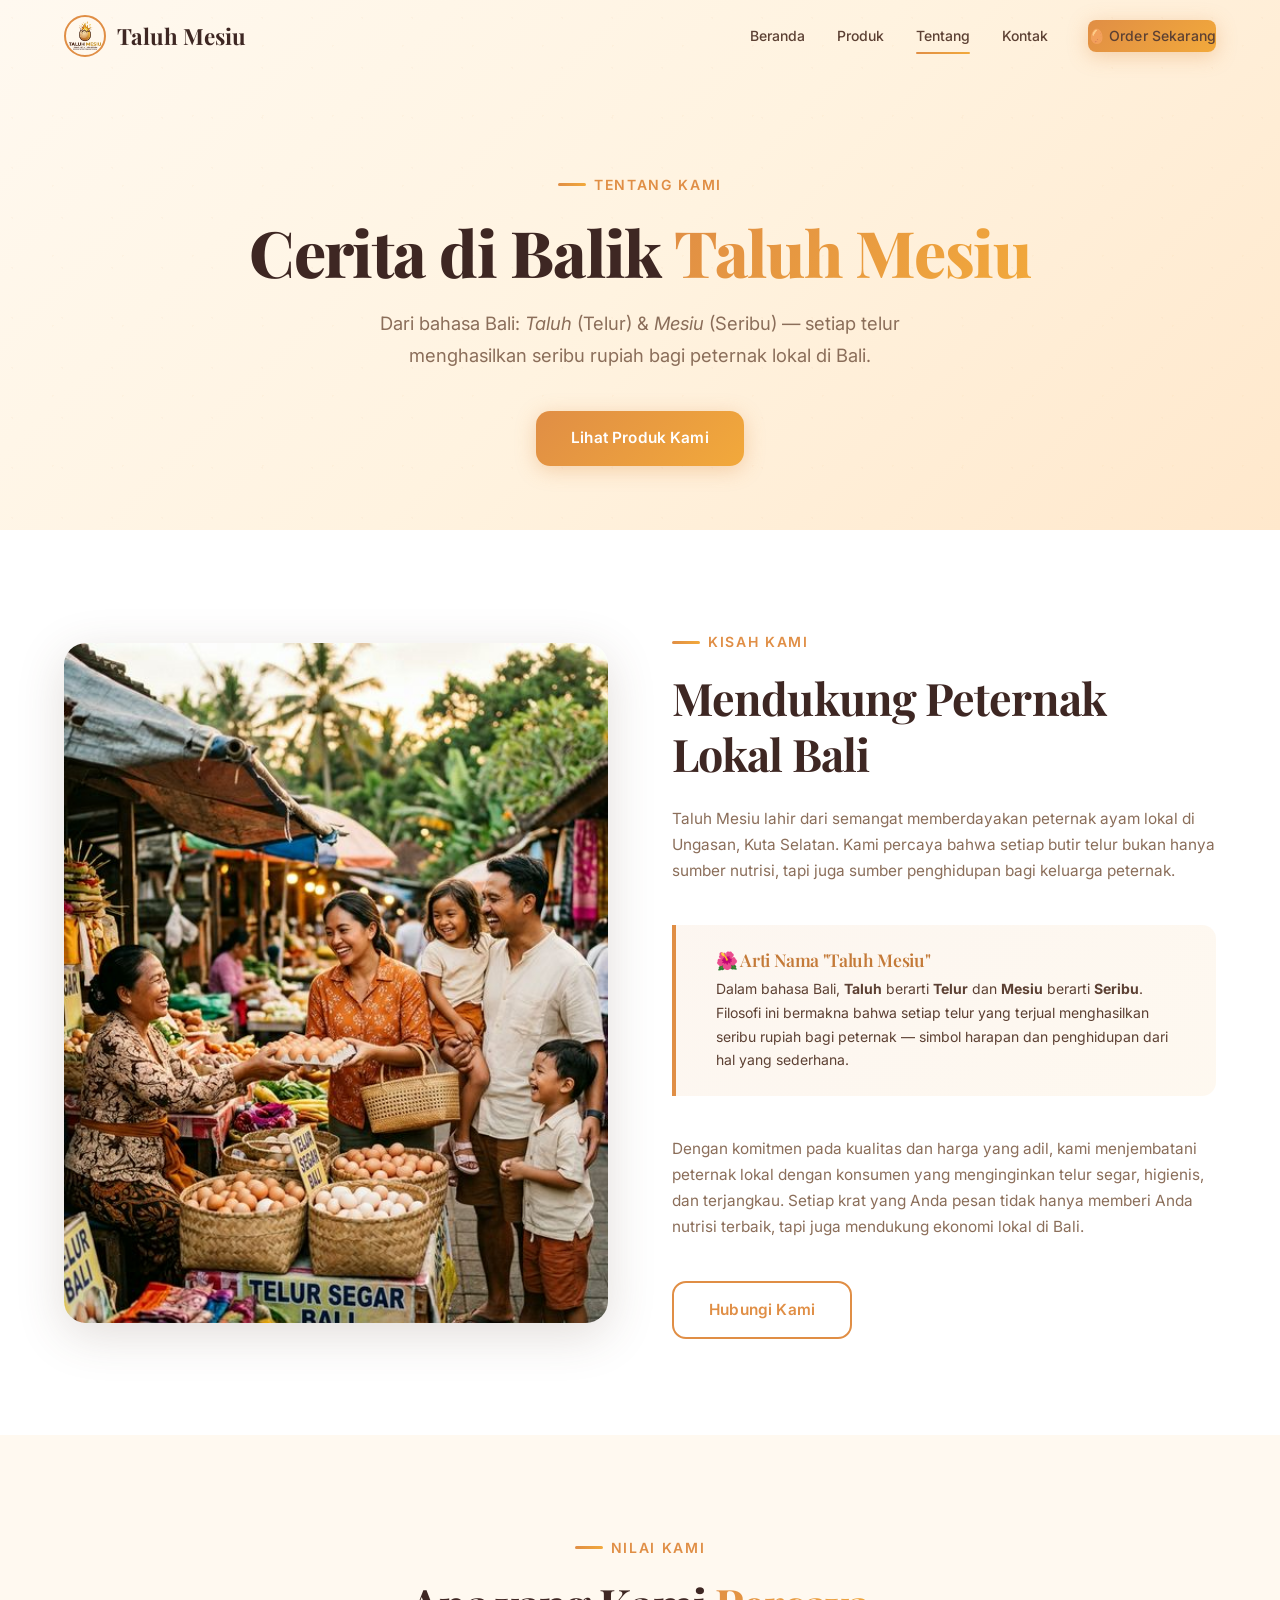
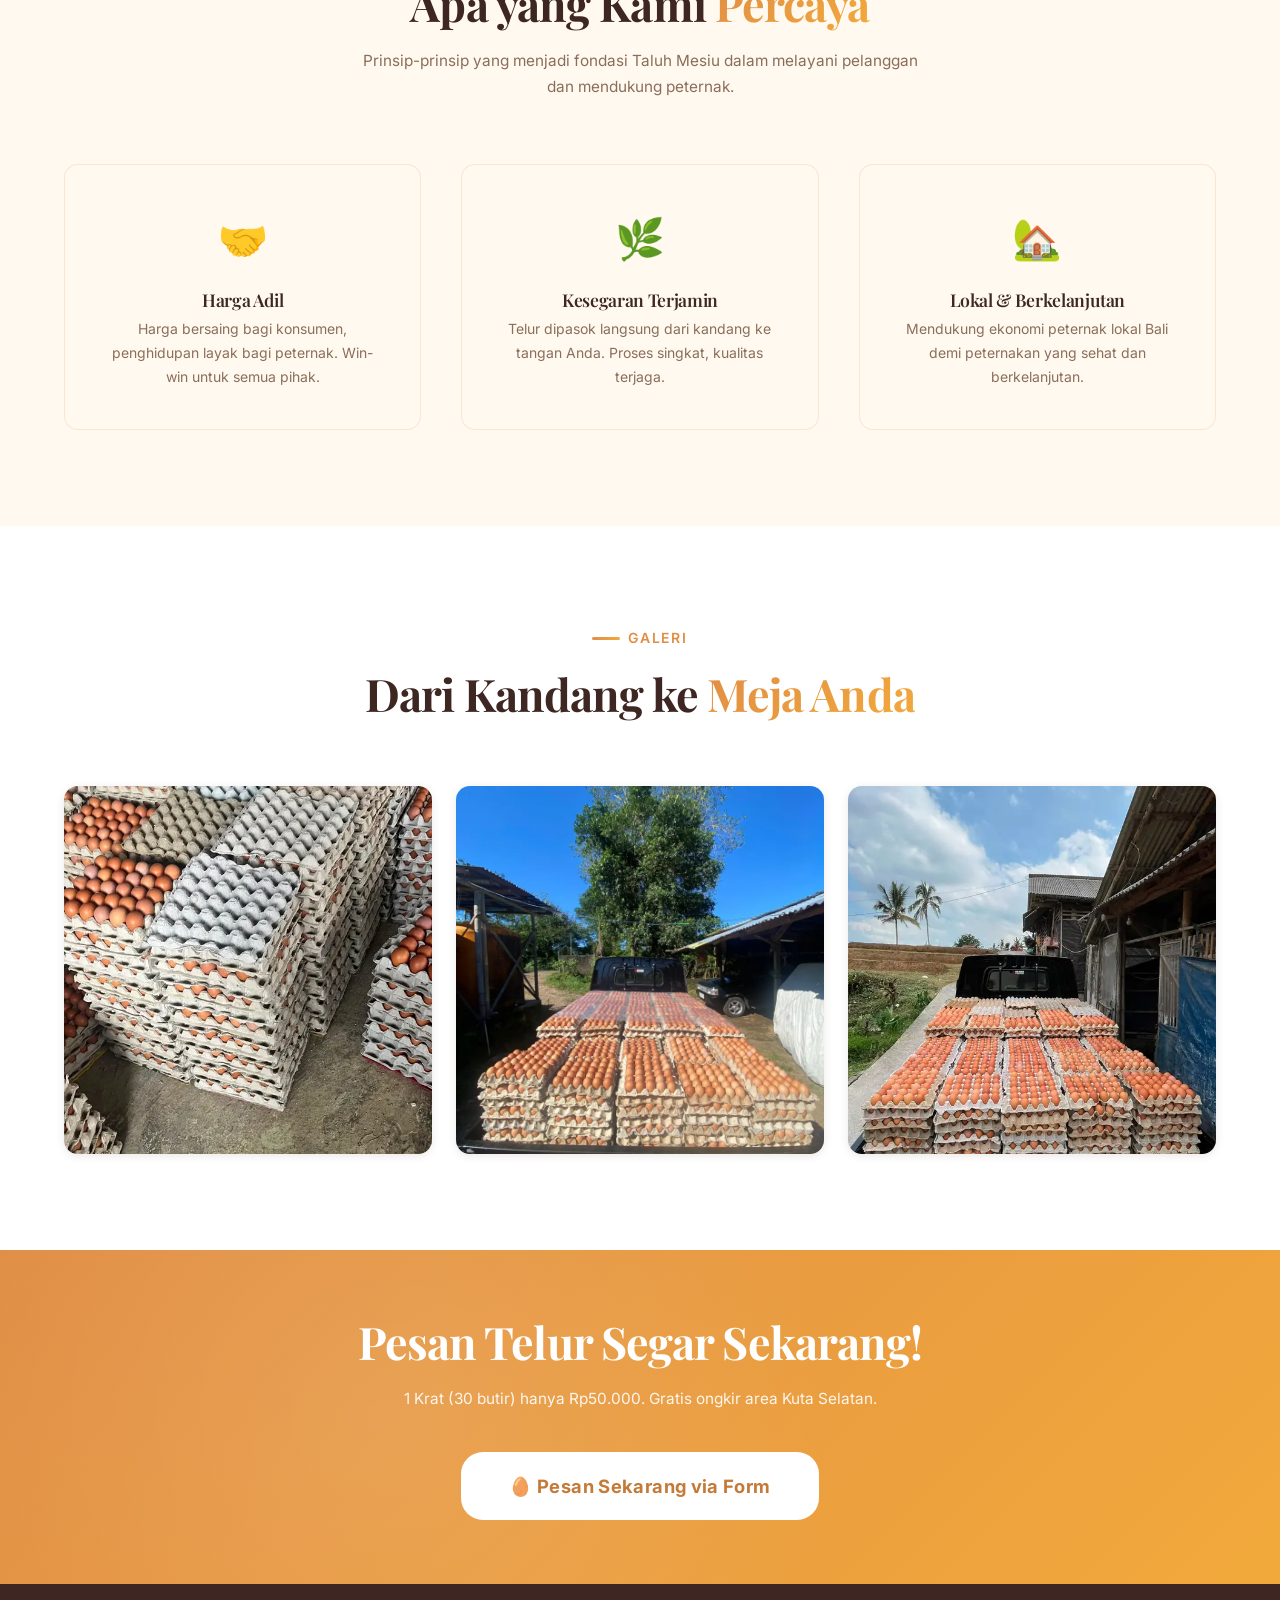
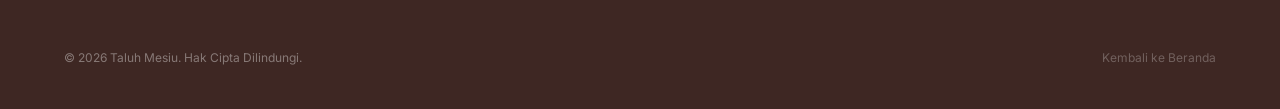
<file: public/template/index_page.html>
<!DOCTYPE html>
<html lang="id" dir="ltr">

<head>
    <meta charset="UTF-8">
    <meta name="viewport" content="width=device-width, initial-scale=1.0">
    <meta http-equiv="X-UA-Compatible" content="IE=edge">

    <title>Tentang Taluh Mesiu — Telur Segar dari Peternak Lokal Bali | Ungasan</title>
    <meta name="description"
        content="Taluh Mesiu — dari bahasa Bali: Taluh (Telur) Mesiu (Seribu). Setiap telur menghasilkan seribu rupiah bagi peternak. Kenali cerita dan visi kami di Ungasan, Kuta Selatan, Bali.">
    <meta name="robots" content="index, follow">
    <link rel="canonical" href="https://taluhmesiu.com/public/template/index_page.html">

    <meta property="og:title" content="Tentang Taluh Mesiu — Cerita di Balik Telur Seribu">
    <meta property="og:description"
        content="Dari bahasa Bali: Taluh (Telur) Mesiu (Seribu) — setiap telur menghasilkan seribu rupiah bagi peternak lokal Bali.">
    <meta property="og:type" content="website">
    <meta property="og:url" content="https://taluhmesiu.com/public/template/index_page.html">
    <meta property="og:image" content="https://taluhmesiu.com/public/webp/hero_eggs.png">

    <link rel="icon" type="image/webp" href="../webp/icon_web.webp">
    <link rel="preconnect" href="https://fonts.googleapis.com">
    <link rel="preconnect" href="https://fonts.gstatic.com" crossorigin>
    <link
        href="https://fonts.googleapis.com/css2?family=Inter:wght@400;500;600;700&family=Playfair+Display:wght@600;700;800&display=swap"
        rel="stylesheet">
    <link rel="stylesheet" href="../static/css/style.css">

    <style>
        .about-hero {
            padding: calc(var(--nav-height) + var(--sp-2xl)) 0 var(--sp-xl);
            background: linear-gradient(135deg, var(--clr-bg) 0%, var(--clr-bg-alt) 50%, #FFE8CC 100%);
            text-align: center;
            position: relative;
            overflow: hidden;
        }

        .about-hero::before {
            content: '';
            position: absolute;
            inset: 0;
            opacity: 0.04;
            background-image: radial-gradient(circle at 25% 35%, var(--clr-primary) 1px, transparent 1px),
                radial-gradient(circle at 75% 65%, var(--clr-accent) 1px, transparent 1px);
            background-size: 50px 50px, 70px 70px;
            pointer-events: none;
        }

        .about-hero .hero-subtitle {
            font-size: 1.15rem;
            color: var(--clr-text-light);
            max-width: 620px;
            margin: var(--sp-sm) auto var(--sp-lg);
        }

        .story-section {
            background: var(--clr-white);
        }

        .story-grid {
            display: grid;
            grid-template-columns: 1fr 1fr;
            gap: var(--sp-xl);
            align-items: center;
        }

        .story-image {
            border-radius: var(--radius-lg);
            overflow: hidden;
            box-shadow: var(--shadow-lg);
        }

        .story-image img {
            width: 100%;
            aspect-ratio: 4 / 5;
            object-fit: cover;
        }

        .story-content h2 {
            margin-bottom: var(--sp-md);
        }

        .story-content p {
            color: var(--clr-text-light);
            margin-bottom: var(--sp-sm);
        }

        .meaning-card {
            background: linear-gradient(135deg, rgba(224, 142, 69, 0.08), rgba(242, 169, 59, 0.08));
            border-left: 4px solid var(--clr-primary);
            border-radius: 0 var(--radius-md) var(--radius-md) 0;
            padding: var(--sp-md) var(--sp-lg);
            margin: var(--sp-lg) 0;
        }

        .meaning-card h3 {
            font-size: 1.1rem;
            color: var(--clr-primary-dark);
            margin-bottom: 0.4rem;
        }

        .meaning-card p {
            font-size: var(--fs-small);
            color: var(--clr-text);
            margin-bottom: 0;
        }

        .values-grid {
            display: grid;
            grid-template-columns: repeat(auto-fit, minmax(280px, 1fr));
            gap: var(--sp-lg);
        }

        .value-card {
            background: var(--clr-bg);
            border-radius: var(--radius-md);
            padding: var(--sp-lg);
            text-align: center;
            border: 1px solid var(--clr-divider);
            transition: all var(--transition-normal);
        }

        .value-card:hover {
            transform: translateY(-4px);
            box-shadow: var(--shadow-md);
            border-color: var(--clr-glass-border);
        }

        .value-card .value-icon {
            font-size: 2.5rem;
            margin-bottom: var(--sp-sm);
        }

        .value-card h3 {
            margin-bottom: 0.4rem;
            font-size: 1.1rem;
        }

        .value-card p {
            font-size: var(--fs-small);
            color: var(--clr-text-light);
            margin-bottom: 0;
        }

        .gallery-grid {
            display: grid;
            grid-template-columns: repeat(3, 1fr);
            gap: var(--sp-md);
        }

        .gallery-item {
            border-radius: var(--radius-md);
            overflow: hidden;
            box-shadow: var(--shadow-sm);
            transition: all var(--transition-normal);
        }

        .gallery-item:hover {
            transform: scale(1.03);
            box-shadow: var(--shadow-md);
        }

        .gallery-item img {
            width: 100%;
            aspect-ratio: 1 / 1;
            object-fit: cover;
        }

        @media (max-width: 768px) {
            .story-grid {
                grid-template-columns: 1fr;
            }

            .gallery-grid {
                grid-template-columns: repeat(2, 1fr);
            }
        }

        @media (max-width: 480px) {
            .gallery-grid {
                grid-template-columns: 1fr;
            }
        }
    </style>
</head>

<body>

    <!-- Navigation -->
    <nav class="navbar scrolled" id="navbar" aria-label="Navigasi utama">
        <div class="nav-inner">
            <a href="../../index.html" class="nav-brand" aria-label="Taluh Mesiu - Halaman Utama">
                <img src="../webp/icon_logo.webp" alt="Logo Taluh Mesiu" width="42" height="42" loading="eager">
                <span>Taluh Mesiu</span>
            </a>

            <div class="nav-links" id="nav-links" role="menubar">
                <a href="../../index.html" role="menuitem">Beranda</a>
                <a href="../../index.html#produk" role="menuitem">Produk</a>
                <a href="index_page.html" class="active" role="menuitem">Tentang</a>
                <a href="contact_page.html" role="menuitem">Kontak</a>
                <a href="contact_page.html" class="btn btn-primary btn-sm nav-cta" role="menuitem">
                    🥚 Order Sekarang
                </a>
            </div>

            <button class="nav-toggle" id="nav-toggle" aria-label="Toggle menu" aria-expanded="false">
                <span></span><span></span><span></span>
            </button>
        </div>
    </nav>

    <main>
        <!-- About Hero -->
        <section class="about-hero" aria-labelledby="about-heading">
            <div class="container" style="position:relative;z-index:2;">
                <span class="section-label">Tentang Kami</span>
                <h1 id="about-heading">Cerita di Balik <span class="text-gradient">Taluh Mesiu</span></h1>
                <p class="hero-subtitle">Dari bahasa Bali: <em>Taluh</em> (Telur) &amp; <em>Mesiu</em> (Seribu) — setiap
                    telur menghasilkan seribu rupiah bagi peternak lokal di Bali.</p>
                <a href="../../index.html#produk" class="btn btn-primary">Lihat Produk Kami</a>
            </div>
        </section>

        <!-- Story Section -->
        <section class="story-section section-padding" aria-labelledby="story-heading">
            <div class="container">
                <div class="story-grid">
                    <div class="story-image reveal">
                        <img src="../webp/testimonial_bg.png"
                            alt="Suasana pasar tradisional Bali — keluarga membeli telur segar dari penjual lokal"
                            width="600" height="750" loading="lazy">
                    </div>

                    <div class="story-content reveal">
                        <span class="section-label">Kisah Kami</span>
                        <h2 id="story-heading">Mendukung Peternak Lokal Bali</h2>
                        <p>Taluh Mesiu lahir dari semangat memberdayakan peternak ayam lokal di Ungasan, Kuta Selatan.
                            Kami percaya bahwa setiap butir telur bukan hanya sumber nutrisi, tapi juga sumber
                            penghidupan bagi keluarga peternak.</p>

                        <div class="meaning-card">
                            <h3>🌺 Arti Nama "Taluh Mesiu"</h3>
                            <p>Dalam bahasa Bali, <strong>Taluh</strong> berarti <strong>Telur</strong> dan
                                <strong>Mesiu</strong> berarti <strong>Seribu</strong>. Filosofi ini bermakna bahwa
                                setiap telur yang terjual menghasilkan seribu rupiah bagi peternak — simbol harapan dan
                                penghidupan dari hal yang sederhana.
                            </p>
                        </div>

                        <p>Dengan komitmen pada kualitas dan harga yang adil, kami menjembatani peternak lokal dengan
                            konsumen yang menginginkan telur segar, higienis, dan terjangkau. Setiap krat yang Anda
                            pesan tidak hanya memberi Anda nutrisi terbaik, tapi juga mendukung ekonomi lokal di Bali.
                        </p>

                        <a href="contact_page.html" class="btn btn-outline" style="margin-top:var(--sp-md);">Hubungi
                            Kami</a>
                    </div>
                </div>
            </div>
        </section>

        <!-- Values Section -->
        <section class="section-padding" style="background:var(--clr-bg);" aria-labelledby="values-heading">
            <div class="container">
                <div class="section-header reveal">
                    <span class="section-label">Nilai Kami</span>
                    <h2 id="values-heading">Apa yang Kami <span class="text-gradient">Percaya</span></h2>
                    <p>Prinsip-prinsip yang menjadi fondasi Taluh Mesiu dalam melayani pelanggan dan mendukung peternak.
                    </p>
                </div>

                <div class="values-grid">
                    <article class="value-card reveal reveal-delay-1">
                        <div class="value-icon" aria-hidden="true">🤝</div>
                        <h3>Harga Adil</h3>
                        <p>Harga bersaing bagi konsumen, penghidupan layak bagi peternak. Win-win untuk semua pihak.</p>
                    </article>

                    <article class="value-card reveal reveal-delay-2">
                        <div class="value-icon" aria-hidden="true">🌿</div>
                        <h3>Kesegaran Terjamin</h3>
                        <p>Telur dipasok langsung dari kandang ke tangan Anda. Proses singkat, kualitas terjaga.</p>
                    </article>

                    <article class="value-card reveal reveal-delay-3">
                        <div class="value-icon" aria-hidden="true">🏡</div>
                        <h3>Lokal & Berkelanjutan</h3>
                        <p>Mendukung ekonomi peternak lokal Bali demi peternakan yang sehat dan berkelanjutan.</p>
                    </article>
                </div>
            </div>
        </section>

        <!-- Gallery Section -->
        <section class="section-padding" style="background:var(--clr-white);" aria-labelledby="gallery-heading">
            <div class="container">
                <div class="section-header reveal">
                    <span class="section-label">Galeri</span>
                    <h2 id="gallery-heading">Dari Kandang ke <span class="text-gradient">Meja Anda</span></h2>
                </div>

                <div class="gallery-grid">
                    <div class="gallery-item reveal reveal-delay-1">
                        <img src="../webp/img_1.webp" alt="Telur ayam segar berkualitas dari Taluh Mesiu" width="400"
                            height="400" loading="lazy">
                    </div>
                    <div class="gallery-item reveal reveal-delay-2">
                        <img src="../webp/img_2.webp" alt="Proses sortir telur segar di Taluh Mesiu Bali" width="400"
                            height="400" loading="lazy">
                    </div>
                    <div class="gallery-item reveal reveal-delay-3">
                        <img src="../webp/img_3.webp" alt="Kemasan telur higienis siap kirim — Taluh Mesiu" width="400"
                            height="400" loading="lazy">
                    </div>
                </div>
            </div>
        </section>

        <!-- CTA -->
        <section class="cta-banner" aria-labelledby="about-cta-heading">
            <div class="container reveal">
                <h2 id="about-cta-heading">Pesan Telur Segar Sekarang!</h2>
                <p>1 Krat (30 butir) hanya Rp50.000. Gratis ongkir area Kuta Selatan.</p>
                <a href="contact_page.html" class="btn btn-lg">
                    🥚 Pesan Sekarang via Form
                </a>
            </div>
        </section>
    </main>

    <!-- Footer -->
    <footer class="footer" role="contentinfo">
        <div class="container">
            <div class="footer-bottom" style="border-top:none;padding-top:0;">
                <span>&copy; <span id="current-year">2026</span> Taluh Mesiu. Hak Cipta Dilindungi.</span>
                <span><a href="../../index.html" style="opacity:0.7;">Kembali ke Beranda</a></span>
            </div>
        </div>
    </footer>

    <button class="back-to-top" id="back-to-top" aria-label="Kembali ke atas">↑</button>
    <script src="../static/js/main.js" defer></script>
</body>

</html>
</file>
<file: public/static/css/style.css>
/* ============================================
   TALUH MESIU — Design System & Global Styles
   Warm & Appetizing Palette
   ============================================ */

/* ---------- CSS Custom Properties ---------- */
:root {
    /* Primary Palette */
    --clr-primary: #E08E45;
    --clr-primary-dark: #C47A38;
    --clr-primary-light: #F0A85E;
    --clr-accent: #F2A93B;
    --clr-accent-glow: #FFD36E;
    --clr-text: #5C4033;
    --clr-text-light: #8B6E5A;
    --clr-bg: #FFF9F0;
    --clr-bg-alt: #FFF3E0;
    --clr-white: #FFFFFF;
    --clr-dark: #3E2723;
    --clr-success: #66BB6A;
    --clr-overlay: rgba(62, 39, 35, 0.55);
    --clr-glass: rgba(255, 249, 240, 0.72);
    --clr-glass-border: rgba(224, 142, 69, 0.22);
    --clr-shadow: rgba(92, 64, 51, 0.12);
    --clr-divider: rgba(224, 142, 69, 0.18);

    /* Typography */
    --ff-heading: 'Playfair Display', 'Georgia', serif;
    --ff-body: 'Inter', 'Segoe UI', system-ui, sans-serif;
    --fs-hero: clamp(2.4rem, 5vw, 4.2rem);
    --fs-h2: clamp(1.8rem, 3.5vw, 2.8rem);
    --fs-h3: clamp(1.2rem, 2vw, 1.6rem);
    --fs-body: clamp(0.95rem, 1.2vw, 1.1rem);
    --fs-small: 0.875rem;
    --fs-xs: 0.75rem;

    /* Spacing */
    --sp-xs: 0.5rem;
    --sp-sm: 1rem;
    --sp-md: 1.5rem;
    --sp-lg: 2.5rem;
    --sp-xl: 4rem;
    --sp-2xl: 6rem;

    /* Border Radius */
    --radius-sm: 8px;
    --radius-md: 14px;
    --radius-lg: 22px;
    --radius-full: 50%;

    /* Transitions */
    --ease-out: cubic-bezier(0.22, 1, 0.36, 1);
    --ease-bounce: cubic-bezier(0.34, 1.56, 0.64, 1);
    --transition-fast: 220ms var(--ease-out);
    --transition-normal: 380ms var(--ease-out);
    --transition-slow: 600ms var(--ease-out);

    /* Shadows */
    --shadow-sm: 0 2px 8px var(--clr-shadow);
    --shadow-md: 0 6px 24px var(--clr-shadow);
    --shadow-lg: 0 12px 48px rgba(92, 64, 51, 0.18);
    --shadow-glow: 0 0 30px rgba(242, 169, 59, 0.25);

    /* Layout */
    --max-width: 1200px;
    --nav-height: 72px;
}

/* ---------- Reset & Base ---------- */
*,
*::before,
*::after {
    box-sizing: border-box;
    margin: 0;
    padding: 0;
}

html {
    scroll-behavior: smooth;
    -webkit-text-size-adjust: 100%;
    scroll-padding-top: var(--nav-height);
}

body {
    font-family: var(--ff-body);
    font-size: var(--fs-body);
    color: var(--clr-text);
    background: var(--clr-bg);
    line-height: 1.7;
    overflow-x: hidden;
    -webkit-font-smoothing: antialiased;
    -moz-osx-font-smoothing: grayscale;
}

img {
    max-width: 100%;
    height: auto;
    display: block;
}

a {
    color: inherit;
    text-decoration: none;
    transition: color var(--transition-fast);
}

ul,
ol {
    list-style: none;
}

/* ---------- Typography ---------- */
h1,
h2,
h3,
h4 {
    font-family: var(--ff-heading);
    color: var(--clr-dark);
    line-height: 1.25;
    letter-spacing: -0.02em;
}

h1 {
    font-size: var(--fs-hero);
    font-weight: 800;
}

h2 {
    font-size: var(--fs-h2);
    font-weight: 700;
}

h3 {
    font-size: var(--fs-h3);
    font-weight: 600;
}

p {
    margin-bottom: var(--sp-sm);
}

.text-gradient {
    background: linear-gradient(135deg, var(--clr-primary) 0%, var(--clr-accent) 100%);
    -webkit-background-clip: text;
    -webkit-text-fill-color: transparent;
    background-clip: text;
}

/* ---------- Utility ---------- */
.container {
    width: 100%;
    max-width: var(--max-width);
    margin: 0 auto;
    padding: 0 var(--sp-md);
}

.section-padding {
    padding: var(--sp-2xl) 0;
}

.section-label {
    display: inline-flex;
    align-items: center;
    gap: 0.5rem;
    font-size: var(--fs-small);
    font-weight: 600;
    color: var(--clr-primary);
    text-transform: uppercase;
    letter-spacing: 0.12em;
    margin-bottom: var(--sp-sm);
}

.section-label::before {
    content: '';
    display: inline-block;
    width: 28px;
    height: 3px;
    background: linear-gradient(90deg, var(--clr-primary), var(--clr-accent));
    border-radius: 4px;
}

.section-header {
    text-align: center;
    margin-bottom: var(--sp-xl);
}

.section-header p {
    max-width: 560px;
    margin: var(--sp-sm) auto 0;
    color: var(--clr-text-light);
    font-size: var(--fs-body);
}

.sr-only {
    position: absolute;
    width: 1px;
    height: 1px;
    overflow: hidden;
    clip: rect(0, 0, 0, 0);
    border: 0;
}

/* ---------- Buttons ---------- */
.btn {
    display: inline-flex;
    align-items: center;
    justify-content: center;
    gap: 0.6rem;
    font-family: var(--ff-body);
    font-size: var(--fs-body);
    font-weight: 600;
    border: none;
    border-radius: var(--radius-md);
    cursor: pointer;
    transition: all var(--transition-normal);
    padding: 0.9rem 2.2rem;
    position: relative;
    overflow: hidden;
    letter-spacing: 0.01em;
    text-align: center;
    -webkit-tap-highlight-color: transparent;
    user-select: none;
}

/* Shine overlay on hover */
.btn::after {
    content: '';
    position: absolute;
    inset: 0;
    background: linear-gradient(135deg, rgba(255, 255, 255, 0.22) 0%, transparent 50%);
    opacity: 0;
    transition: opacity var(--transition-fast);
}

.btn:hover::after {
    opacity: 1;
}

/* Ripple on click */
.btn::before {
    content: '';
    position: absolute;
    width: 0;
    height: 0;
    top: 50%;
    left: 50%;
    background: rgba(255, 255, 255, 0.25);
    border-radius: 50%;
    transform: translate(-50%, -50%);
    transition: width 0.5s ease, height 0.5s ease, opacity 0.5s ease;
    opacity: 0;
    pointer-events: none;
}

.btn:active::before {
    width: 300px;
    height: 300px;
    opacity: 1;
    transition: 0s;
}

/* Focus visible for accessibility */
.btn:focus-visible {
    outline: 3px solid var(--clr-accent-glow);
    outline-offset: 3px;
}

/* Icon bounce on hover */
.btn:hover svg,
.btn:hover .btn-icon {
    animation: btn-icon-bounce 0.4s var(--ease-bounce);
}

@keyframes btn-icon-bounce {
    0% {
        transform: scale(1);
    }

    40% {
        transform: scale(1.2);
    }

    100% {
        transform: scale(1);
    }
}

/* Primary */
.btn-primary {
    background: linear-gradient(135deg, var(--clr-primary) 0%, var(--clr-accent) 100%);
    color: var(--clr-white);
    box-shadow: 0 4px 20px rgba(224, 142, 69, 0.35);
}

.btn-primary:hover {
    transform: translateY(-3px) scale(1.02);
    box-shadow: 0 10px 36px rgba(224, 142, 69, 0.5);
    filter: brightness(1.05);
}

.btn-primary:active {
    transform: translateY(-1px) scale(0.98);
    box-shadow: 0 4px 16px rgba(224, 142, 69, 0.3);
}

/* Outline */
.btn-outline {
    background: transparent;
    color: var(--clr-primary);
    border: 2px solid var(--clr-primary);
}

.btn-outline:hover {
    background: var(--clr-primary);
    color: var(--clr-white);
    transform: translateY(-3px) scale(1.02);
    box-shadow: 0 8px 28px rgba(224, 142, 69, 0.3);
}

.btn-outline:active {
    transform: translateY(-1px) scale(0.98);
}

/* WhatsApp */
.btn-wa {
    background: linear-gradient(135deg, #25D366 0%, #128C7E 100%);
    color: var(--clr-white);
    box-shadow: 0 4px 20px rgba(37, 211, 102, 0.35);
    padding: 1.05rem 2.6rem;
    font-size: 1.05rem;
}

.btn-wa:hover {
    transform: translateY(-3px) scale(1.02);
    box-shadow: 0 10px 40px rgba(37, 211, 102, 0.5);
    filter: brightness(1.08);
}

.btn-wa:active {
    transform: translateY(-1px) scale(0.98);
    box-shadow: 0 4px 16px rgba(37, 211, 102, 0.3);
}

.btn-wa svg {
    width: 22px;
    height: 22px;
    flex-shrink: 0;
}

/* Google Maps / Directions */
.btn-maps {
    background: linear-gradient(135deg, #4285F4 0%, #34A853 100%);
    color: var(--clr-white);
    box-shadow: 0 4px 20px rgba(66, 133, 244, 0.3);
}

.btn-maps:hover {
    transform: translateY(-3px) scale(1.02);
    box-shadow: 0 10px 36px rgba(66, 133, 244, 0.45);
    filter: brightness(1.05);
}

.btn-maps:active {
    transform: translateY(-1px) scale(0.98);
}

/* Sizes */
.btn-sm {
    padding: 0.65rem 1.5rem;
    font-size: var(--fs-small);
    border-radius: var(--radius-sm);
}

.btn-lg {
    padding: 1.15rem 3rem;
    font-size: 1.15rem;
    border-radius: var(--radius-lg);
    letter-spacing: 0.02em;
}

/* ---------- Navigation ---------- */
.navbar {
    position: fixed;
    top: 0;
    left: 0;
    right: 0;
    height: var(--nav-height);
    z-index: 1050;
    transition: all var(--transition-normal);
}

/* Prevent scroll when mobile menu is open */
body.menu-open {
    overflow: hidden !important;
    position: fixed;
    width: 100%;
    height: 100%;
}

.navbar.scrolled {
    background: var(--clr-glass);
    backdrop-filter: blur(16px) saturate(1.6);
    -webkit-backdrop-filter: blur(16px) saturate(1.6);
    box-shadow: 0 1px 12px var(--clr-shadow);
    border-bottom: 1px solid var(--clr-glass-border);
}

.nav-inner {
    display: flex;
    align-items: center;
    justify-content: space-between;
    height: 100%;
    max-width: var(--max-width);
    margin: 0 auto;
    padding: 0 var(--sp-md);
}

.nav-brand {
    display: flex;
    align-items: center;
    gap: 0.7rem;
    z-index: 1001;
}

.nav-brand img {
    width: 42px;
    height: 42px;
    border-radius: var(--radius-full);
    object-fit: cover;
    border: 2px solid var(--clr-primary);
}

.nav-brand span {
    font-family: var(--ff-heading);
    font-size: 1.4rem;
    font-weight: 700;
    color: var(--clr-dark);
}

.nav-links {
    display: flex;
    align-items: center;
    gap: 2rem;
}

.nav-links a {
    font-weight: 500;
    font-size: var(--fs-small);
    color: var(--clr-text);
    position: relative;
    padding: 0.25rem 0;
}

.nav-links a::after {
    content: '';
    position: absolute;
    bottom: -2px;
    left: 0;
    width: 0;
    height: 2px;
    background: linear-gradient(90deg, var(--clr-primary), var(--clr-accent));
    border-radius: 2px;
    transition: width var(--transition-normal);
}

.nav-links a:hover::after,
.nav-links a.active::after {
    width: 100%;
}

.nav-links a:hover {
    color: var(--clr-primary);
}

.nav-cta {
    margin-left: 0.5rem;
}

/* Mobile Nav Toggle */
.nav-toggle {
    display: none;
    flex-direction: column;
    gap: 5px;
    background: none;
    border: none;
    cursor: pointer;
    padding: 6px;
    z-index: 1001;
}

.nav-toggle span {
    display: block;
    width: 26px;
    height: 2.5px;
    background: var(--clr-dark);
    border-radius: 4px;
    transition: all var(--transition-fast);
    transform-origin: center;
}

.nav-toggle.active span:nth-child(1) {
    transform: rotate(45deg) translate(5px, 5px);
}

.nav-toggle.active span:nth-child(2) {
    opacity: 0;
}

.nav-toggle.active span:nth-child(3) {
    transform: rotate(-45deg) translate(5px, -5px);
}

/* ---------- Hero Section ---------- */
.hero {
    position: relative;
    min-height: 100vh;
    display: flex;
    align-items: center;
    overflow: hidden;
    background: linear-gradient(135deg, var(--clr-bg) 0%, var(--clr-bg-alt) 50%, #FFE8CC 100%);
}

.hero-bg-pattern {
    position: absolute;
    inset: 0;
    opacity: 0.04;
    background-image: radial-gradient(circle at 20% 30%, var(--clr-primary) 1px, transparent 1px),
        radial-gradient(circle at 80% 70%, var(--clr-accent) 1px, transparent 1px);
    background-size: 60px 60px, 80px 80px;
    pointer-events: none;
}

.hero-floating-egg {
    position: absolute;
    border-radius: var(--radius-full);
    background: linear-gradient(135deg, var(--clr-accent-glow) 0%, var(--clr-primary-light) 100%);
    opacity: 0.08;
    animation: float-egg 8s ease-in-out infinite;
    pointer-events: none;
}

.hero-floating-egg:nth-child(2) {
    width: 200px;
    height: 260px;
    top: 10%;
    right: 8%;
    animation-delay: -2s;
    animation-duration: 10s;
}

.hero-floating-egg:nth-child(3) {
    width: 120px;
    height: 160px;
    bottom: 15%;
    left: 5%;
    animation-delay: -4s;
    animation-duration: 12s;
}

@keyframes float-egg {

    0%,
    100% {
        transform: translateY(0) rotate(0deg);
    }

    33% {
        transform: translateY(-20px) rotate(3deg);
    }

    66% {
        transform: translateY(10px) rotate(-2deg);
    }
}

.hero .container {
    display: grid;
    grid-template-columns: 1fr 1fr;
    gap: var(--sp-xl);
    align-items: center;
    position: relative;
    z-index: 2;
    padding-top: var(--nav-height);
}

.hero-content {
    padding: var(--sp-lg) 0;
}

.hero-badge {
    display: inline-flex;
    align-items: center;
    gap: 0.5rem;
    background: var(--clr-glass);
    border: 1px solid var(--clr-glass-border);
    border-radius: 50px;
    padding: 0.45rem 1.2rem;
    font-size: var(--fs-small);
    font-weight: 500;
    color: var(--clr-primary-dark);
    margin-bottom: var(--sp-md);
    backdrop-filter: blur(8px);
    animation: fadeInUp 0.8s var(--ease-out) both;
}

.hero-badge .badge-dot {
    width: 8px;
    height: 8px;
    border-radius: 50%;
    background: var(--clr-success);
    animation: pulse-dot 2s ease-in-out infinite;
}

@keyframes pulse-dot {

    0%,
    100% {
        opacity: 1;
        transform: scale(1);
    }

    50% {
        opacity: 0.5;
        transform: scale(1.3);
    }
}

.hero h1 {
    margin-bottom: var(--sp-md);
    animation: fadeInUp 0.8s 0.1s var(--ease-out) both;
}

.hero-desc {
    font-size: 1.1rem;
    color: var(--clr-text-light);
    margin-bottom: var(--sp-lg);
    max-width: 480px;
    animation: fadeInUp 0.8s 0.2s var(--ease-out) both;
}

.hero-actions {
    display: flex;
    flex-wrap: wrap;
    gap: var(--sp-sm);
    margin-bottom: var(--sp-lg);
    animation: fadeInUp 0.8s 0.3s var(--ease-out) both;
}

.hero-stats {
    display: flex;
    gap: var(--sp-lg);
    animation: fadeInUp 0.8s 0.4s var(--ease-out) both;
}

.hero-stat {
    text-align: left;
}

.hero-stat .stat-number {
    font-family: var(--ff-heading);
    font-size: 1.8rem;
    font-weight: 800;
    color: var(--clr-primary);
    line-height: 1;
}

.hero-stat .stat-label {
    font-size: var(--fs-xs);
    color: var(--clr-text-light);
    text-transform: uppercase;
    letter-spacing: 0.08em;
    margin-top: 0.2rem;
}

/* Hero Image */
.hero-visual {
    position: relative;
    animation: fadeInRight 1s 0.3s var(--ease-out) both;
}

.hero-img-wrapper {
    position: relative;
    border-radius: var(--radius-lg);
    overflow: hidden;
    box-shadow: var(--shadow-lg);
}

.hero-img-wrapper::before {
    content: '';
    position: absolute;
    inset: 0;
    background: linear-gradient(180deg, transparent 60%, rgba(62, 39, 35, 0.15) 100%);
    z-index: 1;
    pointer-events: none;
}

.hero-img-wrapper img {
    width: 100%;
    aspect-ratio: 4 / 5;
    object-fit: cover;
    transition: transform var(--transition-slow);
}

.hero-img-wrapper:hover img {
    transform: scale(1.03);
}

.hero-img-badge {
    position: absolute;
    bottom: var(--sp-md);
    left: var(--sp-md);
    right: var(--sp-md);
    z-index: 2;
    background: var(--clr-glass);
    backdrop-filter: blur(12px);
    -webkit-backdrop-filter: blur(12px);
    border: 1px solid var(--clr-glass-border);
    border-radius: var(--radius-md);
    padding: var(--sp-sm) var(--sp-md);
    display: flex;
    align-items: center;
    gap: var(--sp-sm);
}

.hero-img-badge .badge-icon {
    width: 42px;
    height: 42px;
    border-radius: var(--radius-sm);
    background: linear-gradient(135deg, var(--clr-primary), var(--clr-accent));
    display: flex;
    align-items: center;
    justify-content: center;
    font-size: 1.3rem;
    flex-shrink: 0;
}

.hero-img-badge .badge-text {
    font-size: var(--fs-small);
    font-weight: 600;
    color: var(--clr-dark);
    line-height: 1.3;
}

.hero-img-badge .badge-text small {
    display: block;
    font-weight: 400;
    color: var(--clr-text-light);
    font-size: var(--fs-xs);
}

/* ---------- Keunggulan / Features Section ---------- */
.features {
    background: var(--clr-white);
    position: relative;
}

.features::before {
    content: '';
    position: absolute;
    top: 0;
    left: 0;
    right: 0;
    height: 1px;
    background: linear-gradient(90deg, transparent, var(--clr-divider), transparent);
}

.features-grid {
    display: grid;
    grid-template-columns: repeat(auto-fit, minmax(260px, 1fr));
    gap: var(--sp-lg);
}

.feature-card {
    position: relative;
    background: var(--clr-bg);
    border-radius: var(--radius-md);
    padding: var(--sp-lg);
    border: 1px solid transparent;
    transition: all var(--transition-normal);
    overflow: hidden;
}

.feature-card::before {
    content: '';
    position: absolute;
    top: 0;
    left: 0;
    right: 0;
    height: 3px;
    background: linear-gradient(90deg, var(--clr-primary), var(--clr-accent));
    transform: scaleX(0);
    transform-origin: left;
    transition: transform var(--transition-normal);
}

.feature-card:hover::before {
    transform: scaleX(1);
}

.feature-card:hover {
    border-color: var(--clr-glass-border);
    box-shadow: var(--shadow-md);
    transform: translateY(-4px);
}

.feature-icon {
    width: 56px;
    height: 56px;
    border-radius: var(--radius-sm);
    background: linear-gradient(135deg, rgba(224, 142, 69, 0.12) 0%, rgba(242, 169, 59, 0.12) 100%);
    display: flex;
    align-items: center;
    justify-content: center;
    font-size: 1.6rem;
    margin-bottom: var(--sp-md);
    transition: transform var(--transition-normal);
}

.feature-card:hover .feature-icon {
    transform: scale(1.1) rotate(-5deg);
}

.feature-card h3 {
    margin-bottom: var(--sp-xs);
    font-size: 1.15rem;
}

.feature-card p {
    color: var(--clr-text-light);
    font-size: var(--fs-small);
    margin-bottom: 0;
}

/* ---------- Produk / Product Section ---------- */
.products {
    background: linear-gradient(180deg, var(--clr-bg) 0%, var(--clr-bg-alt) 100%);
}

.product-showcase {
    display: grid;
    grid-template-columns: 1fr 1fr;
    gap: var(--sp-xl);
    align-items: center;
}

.product-image {
    position: relative;
    border-radius: var(--radius-lg);
    overflow: hidden;
    box-shadow: var(--shadow-lg);
}

.product-image img {
    width: 100%;
    aspect-ratio: 1 / 1;
    object-fit: cover;
    transition: transform var(--transition-slow);
}

.product-image:hover img {
    transform: scale(1.04);
}

.product-image .price-tag {
    position: absolute;
    top: var(--sp-md);
    right: var(--sp-md);
    background: linear-gradient(135deg, var(--clr-primary), var(--clr-accent));
    color: var(--clr-white);
    padding: 0.6rem 1.2rem;
    border-radius: 50px;
    font-weight: 700;
    font-size: 1rem;
    box-shadow: var(--shadow-md);
}

.product-details h2 {
    margin-bottom: var(--sp-md);
}

.product-info-list {
    margin: var(--sp-md) 0 var(--sp-lg);
}

.product-info-item {
    display: flex;
    align-items: flex-start;
    gap: var(--sp-sm);
    padding: var(--sp-sm) 0;
    border-bottom: 1px solid var(--clr-divider);
}

.product-info-item:last-child {
    border-bottom: none;
}

.product-info-item .info-icon {
    width: 36px;
    height: 36px;
    border-radius: var(--radius-sm);
    background: rgba(224, 142, 69, 0.1);
    display: flex;
    align-items: center;
    justify-content: center;
    font-size: 1.1rem;
    flex-shrink: 0;
    margin-top: 2px;
}

.product-info-item .info-text h3 {
    font-size: 0.95rem;
    font-family: var(--ff-body);
    font-weight: 600;
    margin-bottom: 0.15rem;
}

.product-info-item .info-text p {
    font-size: var(--fs-small);
    color: var(--clr-text-light);
    margin-bottom: 0;
}

/* Product Variants Grid */
.product-variants {
    display: grid;
    grid-template-columns: repeat(auto-fit, minmax(220px, 1fr));
    gap: var(--sp-md);
    margin-top: var(--sp-xl);
}

.variant-card {
    background: var(--clr-white);
    border-radius: var(--radius-md);
    padding: var(--sp-md);
    text-align: center;
    border: 1px solid var(--clr-divider);
    transition: all var(--transition-normal);
}

.variant-card:hover {
    border-color: var(--clr-primary);
    box-shadow: var(--shadow-md);
    transform: translateY(-3px);
}

.variant-card .variant-emoji {
    font-size: 2.4rem;
    margin-bottom: var(--sp-xs);
}

.variant-card h3 {
    font-size: 1.05rem;
    margin-bottom: 0.3rem;
}

.variant-card .variant-price {
    font-weight: 700;
    color: var(--clr-primary);
    font-size: 1.15rem;
}

.variant-card .variant-desc {
    font-size: var(--fs-xs);
    color: var(--clr-text-light);
    margin-top: 0.3rem;
    margin-bottom: 0;
}

/* ---------- Testimoni Section ---------- */
.testimonials {
    position: relative;
    background: var(--clr-dark);
    color: var(--clr-white);
    overflow: hidden;
}

.testimonials::before {
    content: '';
    position: absolute;
    inset: 0;
    background: url('../../../public/webp/testimonial_bg.png') center/cover no-repeat;
    opacity: 0.12;
    pointer-events: none;
}

.testimonials .section-header h2,
.testimonials .section-header p {
    color: var(--clr-white);
}

.testimonials .section-header p {
    opacity: 0.7;
}

.testimonials .section-label {
    color: var(--clr-accent-glow);
}

.testimonial-grid {
    display: grid;
    grid-template-columns: repeat(auto-fit, minmax(300px, 1fr));
    gap: var(--sp-md);
    position: relative;
    z-index: 2;
}

.testimonial-card {
    background: rgba(255, 255, 255, 0.08);
    backdrop-filter: blur(12px);
    -webkit-backdrop-filter: blur(12px);
    border: 1px solid rgba(255, 255, 255, 0.1);
    border-radius: var(--radius-md);
    padding: var(--sp-lg);
    transition: all var(--transition-normal);
}

.testimonial-card:hover {
    background: rgba(255, 255, 255, 0.12);
    transform: translateY(-3px);
}

.testimonial-stars {
    display: flex;
    gap: 3px;
    margin-bottom: var(--sp-sm);
    color: var(--clr-accent-glow);
    font-size: 1rem;
}

.testimonial-card blockquote {
    font-style: italic;
    font-size: var(--fs-body);
    line-height: 1.7;
    margin-bottom: var(--sp-md);
    color: rgba(255, 255, 255, 0.9);
}

.testimonial-author {
    display: flex;
    align-items: center;
    gap: var(--sp-sm);
}

.testimonial-avatar {
    width: 44px;
    height: 44px;
    border-radius: var(--radius-full);
    background: linear-gradient(135deg, var(--clr-primary), var(--clr-accent));
    display: flex;
    align-items: center;
    justify-content: center;
    font-size: 1.2rem;
    font-weight: 700;
    color: var(--clr-white);
    flex-shrink: 0;
}

.testimonial-author-info .author-name {
    font-weight: 600;
    font-size: var(--fs-small);
}

.testimonial-author-info .author-role {
    font-size: var(--fs-xs);
    opacity: 0.6;
}

/* ---------- Lokasi / Location Section ---------- */
.location {
    background: var(--clr-white);
}

.location-grid {
    display: grid;
    grid-template-columns: 1fr 1fr;
    gap: var(--sp-xl);
    align-items: start;
}

.map-wrapper {
    border-radius: var(--radius-lg);
    overflow: hidden;
    box-shadow: var(--shadow-lg);
    border: 3px solid var(--clr-bg);
    aspect-ratio: 4 / 3;
}

.map-wrapper iframe {
    width: 100%;
    height: 100%;
    border: none;
}

.location-info {
    padding: var(--sp-md) 0;
}

.location-info h2 {
    margin-bottom: var(--sp-md);
}

.location-detail {
    display: flex;
    align-items: flex-start;
    gap: var(--sp-sm);
    padding: var(--sp-sm) 0;
}

.location-detail .loc-icon {
    width: 40px;
    height: 40px;
    border-radius: var(--radius-sm);
    background: linear-gradient(135deg, rgba(224, 142, 69, 0.12), rgba(242, 169, 59, 0.12));
    display: flex;
    align-items: center;
    justify-content: center;
    font-size: 1.2rem;
    flex-shrink: 0;
}

.location-detail .loc-text h3 {
    font-family: var(--ff-body);
    font-weight: 600;
    font-size: 0.95rem;
    margin-bottom: 0.15rem;
}

.location-detail .loc-text p {
    font-size: var(--fs-small);
    color: var(--clr-text-light);
    margin-bottom: 0;
}

.location-hours {
    margin-top: var(--sp-md);
    background: var(--clr-bg);
    border-radius: var(--radius-md);
    padding: var(--sp-md);
}

.location-hours h3 {
    font-family: var(--ff-body);
    font-weight: 600;
    font-size: 1rem;
    margin-bottom: var(--sp-sm);
    display: flex;
    align-items: center;
    gap: 0.5rem;
}

.hours-row {
    display: flex;
    justify-content: space-between;
    padding: 0.4rem 0;
    font-size: var(--fs-small);
    border-bottom: 1px dashed var(--clr-divider);
}

.hours-row:last-child {
    border-bottom: none;
}

.hours-row .day {
    font-weight: 500;
}

.hours-row .time {
    color: var(--clr-text-light);
}

/* ---------- CTA Banner ---------- */
.cta-banner {
    background: linear-gradient(135deg, var(--clr-primary) 0%, var(--clr-accent) 50%, var(--clr-primary-dark) 100%);
    background-size: 200% 200%;
    animation: gradient-flow 6s ease infinite;
    text-align: center;
    color: var(--clr-white);
    padding: var(--sp-xl) 0;
    position: relative;
    overflow: hidden;
}

@keyframes gradient-flow {
    0% {
        background-position: 0% 50%;
    }

    50% {
        background-position: 100% 50%;
    }

    100% {
        background-position: 0% 50%;
    }
}

.cta-banner::before {
    content: '';
    position: absolute;
    inset: 0;
    background-image: radial-gradient(circle at 30% 50%, rgba(255, 255, 255, 0.1) 0%, transparent 50%);
    pointer-events: none;
}

.cta-banner h2 {
    color: var(--clr-white);
    margin-bottom: var(--sp-sm);
}

.cta-banner p {
    opacity: 0.9;
    max-width: 500px;
    margin: 0 auto var(--sp-lg);
}

.cta-banner .btn {
    background: var(--clr-white);
    color: var(--clr-primary-dark);
    font-weight: 700;
}

.cta-banner .btn:hover {
    transform: translateY(-3px);
    box-shadow: 0 8px 32px rgba(0, 0, 0, 0.2);
}

/* ---------- Footer ---------- */
.footer {
    background: var(--clr-dark);
    color: rgba(255, 255, 255, 0.75);
    padding: var(--sp-xl) 0 var(--sp-lg);
}

.footer-grid {
    display: grid;
    grid-template-columns: 2fr 1fr 1fr 1fr;
    gap: var(--sp-xl);
    margin-bottom: var(--sp-xl);
}

.footer-brand img {
    width: 48px;
    height: 48px;
    border-radius: var(--radius-full);
    border: 2px solid var(--clr-primary);
    margin-bottom: var(--sp-sm);
}

.footer-brand h3 {
    font-size: 1.3rem;
    color: var(--clr-white);
    margin-bottom: var(--sp-xs);
}

.footer-brand p {
    font-size: var(--fs-small);
    line-height: 1.6;
    opacity: 0.7;
}

.footer-col h4 {
    color: var(--clr-white);
    font-family: var(--ff-body);
    font-size: var(--fs-small);
    font-weight: 600;
    text-transform: uppercase;
    letter-spacing: 0.1em;
    margin-bottom: var(--sp-md);
}

.footer-col a {
    display: block;
    font-size: var(--fs-small);
    padding: 0.3rem 0;
    opacity: 0.7;
    transition: all var(--transition-fast);
}

.footer-col a:hover {
    opacity: 1;
    color: var(--clr-accent);
    transform: translateX(4px);
}

.footer-social {
    display: flex;
    gap: var(--sp-sm);
    margin-top: var(--sp-md);
}

.footer-social a {
    width: 38px;
    height: 38px;
    border-radius: var(--radius-sm);
    background: rgba(255, 255, 255, 0.08);
    display: flex;
    align-items: center;
    justify-content: center;
    font-size: 1.1rem;
    transition: all var(--transition-fast);
    opacity: 1;
    padding: 0;
}

.footer-social a:hover {
    background: var(--clr-primary);
    transform: translateY(-3px) translateX(0);
}

.footer-bottom {
    border-top: 1px solid rgba(255, 255, 255, 0.1);
    padding-top: var(--sp-md);
    display: flex;
    justify-content: space-between;
    align-items: center;
    font-size: var(--fs-xs);
    opacity: 0.5;
}

/* ---------- Scroll Animations ---------- */
.reveal {
    opacity: 0;
    transform: translateY(30px);
    transition: opacity 0.7s var(--ease-out), transform 0.7s var(--ease-out);
}

.reveal.visible {
    opacity: 1;
    transform: translateY(0);
}

.reveal-delay-1 {
    transition-delay: 0.1s;
}

.reveal-delay-2 {
    transition-delay: 0.2s;
}

.reveal-delay-3 {
    transition-delay: 0.3s;
}

.reveal-delay-4 {
    transition-delay: 0.4s;
}

@keyframes fadeInUp {
    from {
        opacity: 0;
        transform: translateY(24px);
    }

    to {
        opacity: 1;
        transform: translateY(0);
    }
}

@keyframes fadeInRight {
    from {
        opacity: 0;
        transform: translateX(40px);
    }

    to {
        opacity: 1;
        transform: translateX(0);
    }
}

/* ---------- Back to Top ---------- */
.back-to-top {
    position: fixed;
    bottom: var(--sp-lg);
    right: var(--sp-lg);
    width: 48px;
    height: 48px;
    border-radius: var(--radius-full);
    background: linear-gradient(135deg, var(--clr-primary), var(--clr-accent));
    color: var(--clr-white);
    border: none;
    cursor: pointer;
    display: flex;
    align-items: center;
    justify-content: center;
    font-size: 1.2rem;
    box-shadow: var(--shadow-md);
    opacity: 0;
    pointer-events: none;
    transform: translateY(12px);
    transition: all var(--transition-normal);
    z-index: 999;
}

.back-to-top.visible {
    opacity: 1;
    pointer-events: auto;
    transform: translateY(0);
}

.back-to-top:hover {
    transform: translateY(-4px);
    box-shadow: var(--shadow-glow);
}

/* ---------- WA Floating Button ---------- */
.wa-float {
    position: fixed;
    bottom: var(--sp-lg);
    left: var(--sp-lg);
    z-index: 998;
    animation: fadeInUp 1s 1s var(--ease-out) both;
}

.wa-float a {
    display: flex;
    align-items: center;
    gap: 0.7rem;
    background: linear-gradient(135deg, #25D366, #128C7E);
    color: var(--clr-white);
    padding: 0.8rem 1.4rem;
    border-radius: 50px;
    font-weight: 600;
    font-size: var(--fs-small);
    box-shadow: 0 4px 20px rgba(37, 211, 102, 0.4);
    transition: all var(--transition-normal);
}

.wa-float a:hover {
    transform: translateY(-3px) scale(1.03);
    box-shadow: 0 8px 32px rgba(37, 211, 102, 0.5);
}

.wa-float svg {
    width: 24px;
    height: 24px;
    flex-shrink: 0;
}

.wa-pulse {
    position: absolute;
    inset: -4px;
    border-radius: 50px;
    border: 2px solid #25D366;
    animation: wa-ring 2s ease-in-out infinite;
    pointer-events: none;
}

@keyframes wa-ring {
    0% {
        transform: scale(1);
        opacity: 0.6;
    }

    100% {
        transform: scale(1.2);
        opacity: 0;
    }
}

/* ---------- Loading / Preloader ---------- */
.preloader {
    position: fixed;
    inset: 0;
    background: var(--clr-bg);
    display: flex;
    flex-direction: column;
    align-items: center;
    justify-content: center;
    z-index: 9999;
    transition: opacity 0.5s, visibility 0.5s;
}

.preloader.hidden {
    opacity: 0;
    visibility: hidden;
}

.preloader-egg {
    width: 50px;
    height: 65px;
    background: linear-gradient(180deg, #F5E6D3 0%, var(--clr-primary-light) 100%);
    border-radius: 50% 50% 50% 50% / 60% 60% 40% 40%;
    animation: egg-bounce 0.8s ease-in-out infinite alternate;
    box-shadow: var(--shadow-md);
}

@keyframes egg-bounce {
    from {
        transform: translateY(0);
    }

    to {
        transform: translateY(-16px);
    }
}

.preloader-text {
    margin-top: var(--sp-sm);
    font-family: var(--ff-heading);
    font-size: 1rem;
    color: var(--clr-text-light);
    letter-spacing: 0.1em;
}

/* ---------- RESPONSIVE ---------- */
@media (max-width: 992px) {
    .hero .container {
        grid-template-columns: 1fr;
        text-align: center;
    }

    .hero-content {
        order: 1;
    }

    .hero-visual {
        order: 0;
        max-width: 420px;
        margin: 0 auto;
    }

    .hero-desc {
        margin: 0 auto var(--sp-lg);
    }

    .hero-actions {
        justify-content: center;
    }

    .hero-stats {
        justify-content: center;
    }

    .product-showcase {
        grid-template-columns: 1fr;
    }

    .product-image {
        max-width: 500px;
        margin: 0 auto;
    }

    .location-grid {
        grid-template-columns: 1fr;
    }

    .footer-grid {
        grid-template-columns: 1fr 1fr;
    }
}

@media (max-width: 768px) {
    :root {
        --nav-height: 64px;
        --fs-hero: 2rem;
        --fs-h2: 1.6rem;
        --fs-h3: 1.15rem;
    }

    .nav-links {
        position: fixed;
        inset: 0;
        z-index: 1051;
        background: var(--clr-bg);
        flex-direction: column;
        align-items: center;
        justify-content: center;
        gap: var(--sp-lg);
        padding-top: var(--nav-height);
        opacity: 0;
        visibility: hidden;
        pointer-events: none;
        transition: all var(--transition-normal);
        overflow-y: auto;
        -webkit-overflow-scrolling: touch;
    }

    .nav-links.active {
        opacity: 1;
        visibility: visible;
        pointer-events: auto;
    }

    .nav-links a {
        font-size: 1.2rem;
    }

    .nav-links a::after {
        display: none;
    }

    .nav-cta {
        margin-left: 0;
        margin-top: var(--sp-sm);
    }

    .nav-toggle {
        display: flex;
    }

    /* Hero responsive */
    .hero {
        min-height: auto;
        padding-top: var(--nav-height);
    }

    .hero-desc {
        font-size: 1rem;
    }

    .hero-stats {
        gap: var(--sp-md);
        flex-wrap: wrap;
    }

    .hero-stat .stat-number {
        font-size: 1.4rem;
    }

    .hero-stat .stat-label {
        font-size: 0.7rem;
    }

    /* Buttons responsive */
    .btn {
        padding: 0.75rem 1.6rem;
        font-size: 0.9rem;
    }

    .btn-wa {
        padding: 0.85rem 1.8rem;
        font-size: 0.95rem;
    }

    .btn-lg {
        padding: 0.95rem 2rem;
        font-size: 1rem;
    }

    /* Sections */
    .section-padding {
        padding: var(--sp-xl) 0;
    }

    .section-header p {
        font-size: 0.9rem;
    }

    /* Products */
    .product-details h2 {
        font-size: 1.4rem;
    }

    .product-details p {
        font-size: 0.9rem;
    }

    /* Features */
    .features-grid {
        grid-template-columns: 1fr 1fr;
        gap: var(--sp-md);
    }

    .feature-card {
        padding: var(--sp-md);
    }

    .feature-icon {
        width: 48px;
        height: 48px;
        font-size: 1.3rem;
    }

    .feature-card h3 {
        font-size: 1rem;
    }

    .feature-card p {
        font-size: 0.82rem;
    }

    /* Testimonials */
    .testimonial-grid {
        grid-template-columns: 1fr;
    }

    .testimonial-card {
        padding: var(--sp-md);
    }

    .testimonial-card blockquote {
        font-size: 0.9rem;
    }

    /* Location */
    .location-info h2 {
        font-size: 1.3rem;
    }

    /* CTA Banner */
    .cta-banner h2 {
        font-size: 1.4rem;
    }

    .cta-banner p {
        font-size: 0.9rem;
    }

    /* Footer */
    .footer-grid {
        grid-template-columns: 1fr;
        gap: var(--sp-lg);
    }

    .footer-bottom {
        flex-direction: column;
        gap: var(--sp-xs);
        text-align: center;
    }

    /* Story Section */
    .story-grid {
        grid-template-columns: 1fr;
    }

    .story-image {
        max-width: 400px;
        margin: 0 auto;
    }

    .meaning-card {
        padding: var(--sp-md);
    }

    /* Values */
    .values-grid {
        grid-template-columns: 1fr;
    }

    /* Floating elements */
    .wa-float a span {
        display: none;
    }

    .wa-float a {
        padding: 0.9rem;
        border-radius: var(--radius-full);
    }

    .back-to-top {
        width: 42px;
        height: 42px;
        font-size: 1rem;
        bottom: var(--sp-md);
        right: var(--sp-md);
    }
}

@media (max-width: 480px) {
    :root {
        --fs-hero: 1.7rem;
        --fs-h2: 1.35rem;
        --fs-h3: 1.05rem;
    }

    .container {
        padding: 0 var(--sp-sm);
    }

    .hero-actions {
        flex-direction: column;
        align-items: center;
    }

    .hero-actions .btn {
        width: 100%;
    }

    .hero-badge {
        font-size: 0.75rem;
        padding: 0.35rem 0.9rem;
    }

    .hero-stats {
        gap: var(--sp-sm);
    }

    .hero-stat .stat-number {
        font-size: 1.2rem;
    }

    .hero-stat .stat-label {
        font-size: 0.65rem;
    }

    /* Buttons */
    .btn {
        padding: 0.7rem 1.3rem;
        font-size: 0.85rem;
    }

    .btn-wa {
        padding: 0.75rem 1.5rem;
        font-size: 0.9rem;
    }

    .btn-lg {
        padding: 0.85rem 1.6rem;
        font-size: 0.92rem;
    }

    .btn-sm {
        padding: 0.5rem 1rem;
        font-size: 0.78rem;
    }

    /* Features */
    .features-grid {
        grid-template-columns: 1fr;
    }

    /* Products */
    .product-variants {
        grid-template-columns: 1fr 1fr;
        gap: var(--sp-sm);
    }

    .variant-card {
        padding: var(--sp-sm);
    }

    .variant-card .variant-emoji {
        font-size: 1.8rem;
    }

    .variant-card h3 {
        font-size: 0.9rem;
    }

    .variant-card .variant-price {
        font-size: 1rem;
    }

    /* Product info */
    .product-info-item .info-icon {
        width: 32px;
        height: 32px;
        font-size: 0.95rem;
    }

    .product-info-item .info-text h3 {
        font-size: 0.85rem;
    }

    .product-info-item .info-text p {
        font-size: 0.8rem;
    }

    /* CTA Banner */
    .cta-banner {
        padding: var(--sp-lg) 0;
    }

    .cta-banner h2 {
        font-size: 1.2rem;
    }

    .cta-banner p {
        font-size: 0.85rem;
    }

    /* Location */
    .map-wrapper {
        aspect-ratio: 1 / 1;
    }

    .location-detail .loc-icon {
        width: 34px;
        height: 34px;
        font-size: 1rem;
    }

    .location-detail .loc-text h3 {
        font-size: 0.85rem;
    }

    .location-detail .loc-text p {
        font-size: 0.8rem;
    }

    .hours-row {
        font-size: 0.8rem;
    }

    /* Nav mobile links */
    .nav-links a {
        font-size: 1.1rem;
    }

    .nav-links .nav-cta {
        font-size: 0.9rem;
    }

    /* Footer */
    .footer-brand h3 {
        font-size: 1.1rem;
    }

    .footer-brand p {
        font-size: 0.8rem;
    }

    .footer-col h4 {
        font-size: 0.82rem;
    }

    .footer-col a {
        font-size: 0.8rem;
    }

    .footer-bottom {
        font-size: 0.7rem;
    }
}

/* ---------- Print Styles ---------- */
@media print {

    .navbar,
    .wa-float,
    .back-to-top,
    .preloader {
        display: none !important;
    }

    body {
        background: white;
    }

    .hero {
        min-height: auto;
    }
}
</file>
